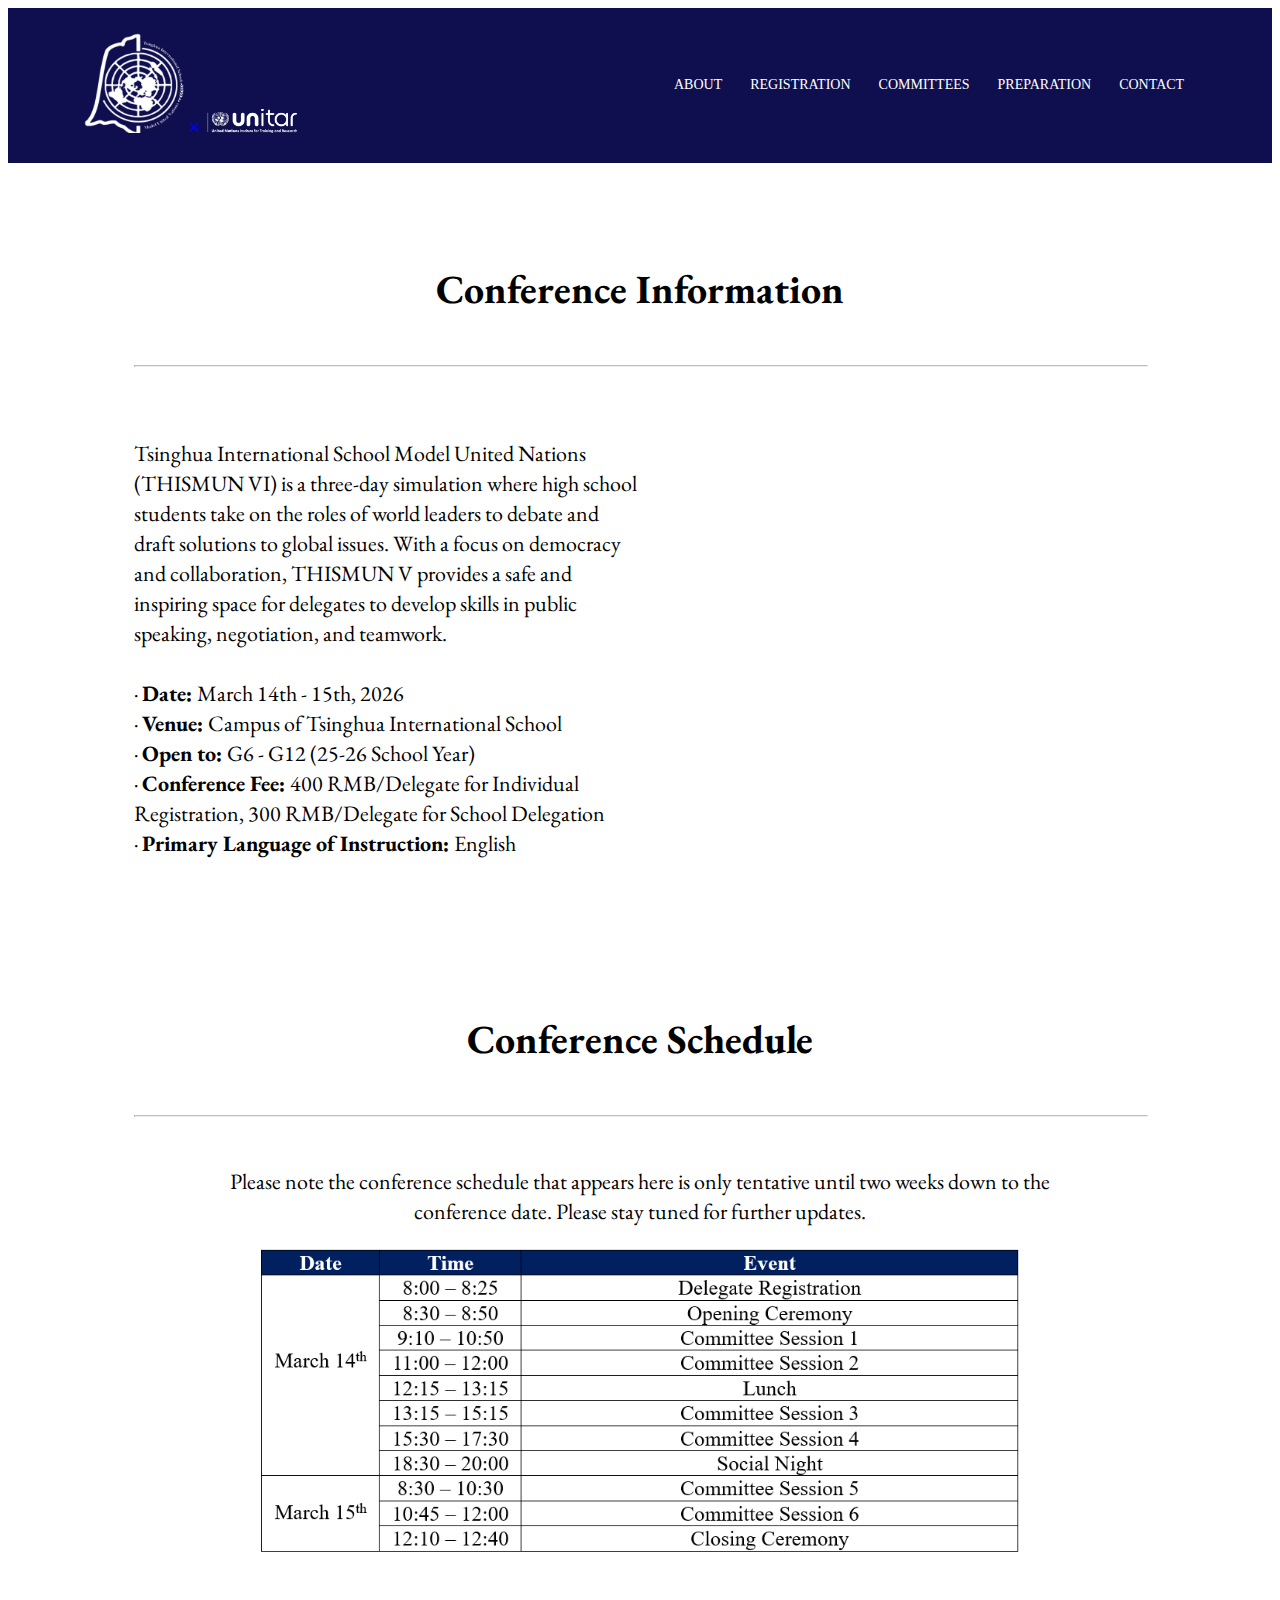
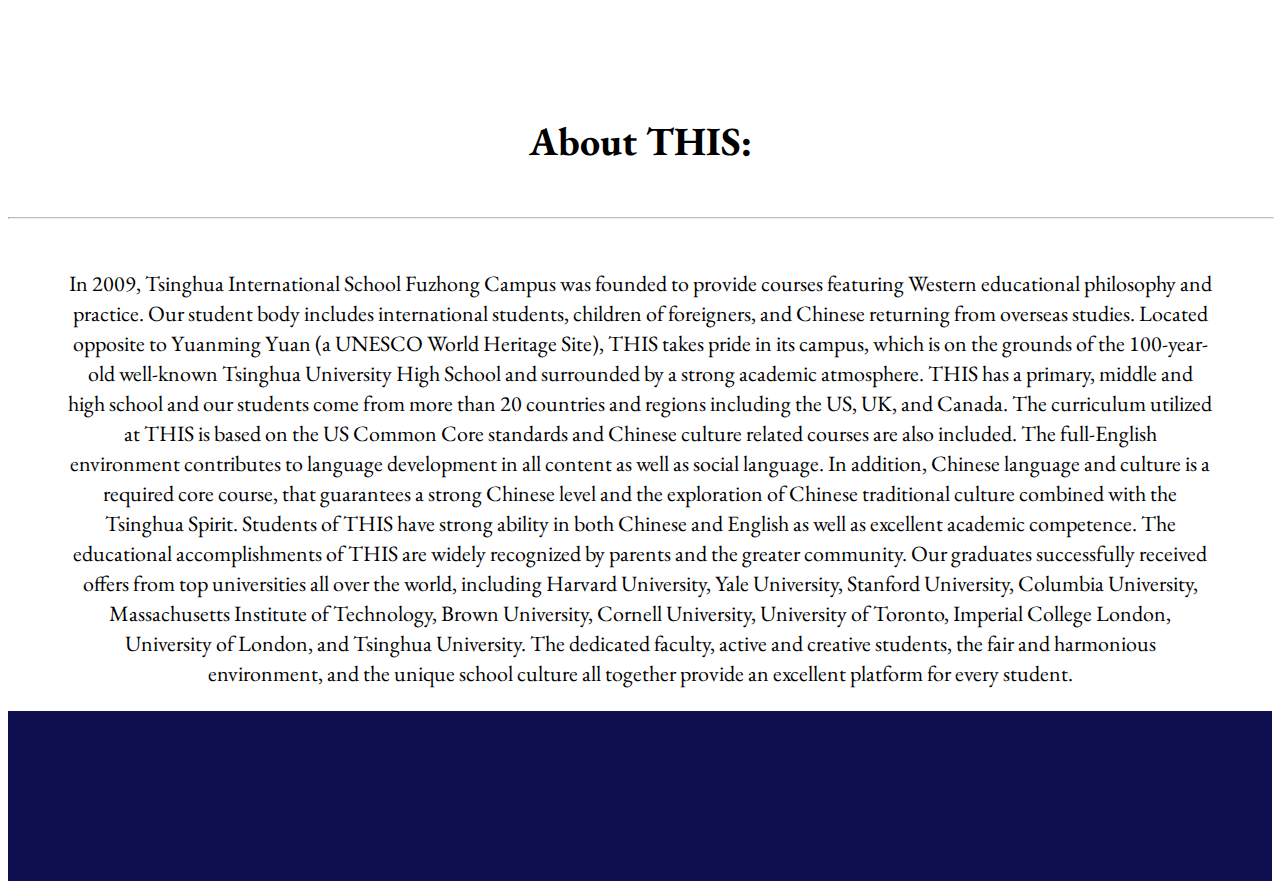
<file: about.html>
<!DOCTYPE html>
<html>
  <head>
  <title>About Us</title>
  <link rel="stylesheet" href="about.css">
  <link rel="icon" href="pictures/thismunlogo.png" type="image/png">
    <link rel="preconnect" href="https://fonts.googleapis.com">
    <link rel="preconnect" href="https://fonts.gstatic.com" crossorigin>
    <link href="https://fonts.googleapis.com/css2?family=Poppins:wght@400;600;700&display=swap" rel="stylesheet">
    <link rel="preconnect" href="https://fonts.googleapis.com">
    <link rel="preconnect" href="https://fonts.gstatic.com" crossorigin>
    <link href="https://fonts.googleapis.com/css2?family=EB+Garamond:ital,wght@0,400..800;1,400..800&display=swap" rel="stylesheet">
</head>
<section class="top-bar">
      <nav>
        <a href="index.html" style="text-decoration: none;">
        <div class="logo-lockup">
          <img class="logo" src="pictures/thismunlogo.png" alt="THISMUN Logo">
      
            <span class="cross-symbol">✕</span>
      
          <img class="logo unitar-logo" src="pictures/unitar.png" alt="UNITAR Logo">
        </div>
        </a>
        <div class="nav-links">
          <ul class="ul">
            <li><a href="about.html">ABOUT</a></li>
            <li><a href="registration.html">REGISTRATION</a></li>
            <li><a href="committee.html">COMMITTEES</a></li>
            <li><a href="preparation.html">PREPARATION</a></li>
            <li><a href="contact.html">CONTACT</a></li>
          </ul>
        </div>
      </nav>
    </section>

  <section class="conf-info">
    <h1>Conference Information</h1>
    <hr>
    <div class="info-text">
      <div class="text-bar">
        <p>
          Tsinghua International School Model United Nations (THISMUN VI) is a three-day simulation where high school students take on the roles of world leaders to debate and draft solutions to global issues. With a focus on democracy and collaboration, THISMUN V provides a safe and inspiring space for delegates to develop skills in public speaking, negotiation, and teamwork. <br>
          <br>&#183; <b> Date: </b>March 14th - 15th, 2026 <br>
          &#183; <b> Venue: </b>Campus of Tsinghua International School <br>
          &#183; <b>Open to: </b> G6 - G12 (25-26 School Year) <br>
          &#183; <b>Conference Fee: </b> 400 RMB/Delegate for Individual Registration, 300 RMB/Delegate for School Delegation <br>
          &#183; <b> Primary Language of Instruction: </b> English
        </p>
      </div>
      <div class="embed-map">
        <iframe src="https://www.google.com/maps/embed?pb=!1m14!1m8!1m3!1d24447.90278736663!2d116.2843081!3d40.008719!3m2!1i1024!2i768!4f13.1!3m3!1m2!1s0x35f0569ecc3fd395%3A0x6291b757453671b7!2z5riF6I-v6ZmE5Lit5ZyL6Zqb6YOo!5e0!3m2!1sen!2stw!4v1737729415732!5m2!1sen!2stw" width=100% height="450" style="border:0;" allowfullscreen="" loading="lazy" referrerpolicy="no-referrer-when-downgrade"></iframe>      </div>

    </div>
    
  </section>
  <section class="schedule">
    <div class="schedule-text">
      <h1>Conference Schedule</h1>
      <hr>
      <p class="schedule-note">
        Please note the conference schedule that appears here is only tentative until two weeks down to the conference date. Please stay tuned for further updates.
      </p>

      <div class="conf-schedule">
        <img src="pictures/schedule.png">
      </div>


    </div>
  </section>

  <section class="about">
    <div class="schedule-text">
      <h1>About THIS:</h1>
      <hr>
      <p class="schedule-note">
        In 2009, Tsinghua International School Fuzhong Campus was founded to provide courses featuring Western educational philosophy and practice. Our student body includes international students, children of foreigners, and Chinese returning from overseas studies. Located opposite to Yuanming Yuan (a UNESCO World Heritage Site), THIS takes pride in its campus, which is on the grounds of the 100-year-old well-known Tsinghua University High School and surrounded by a strong academic atmosphere.
THIS has a primary, middle and high school and our students come from more than 20 countries and regions including the US, UK, and Canada.
The curriculum utilized at THIS is based on the US Common Core standards and Chinese culture related courses are also included. The full-English environment contributes to language development in all content as well as social language. In addition, Chinese language and culture is a required core course, that guarantees a strong Chinese level and the exploration of Chinese traditional culture combined with the Tsinghua Spirit. Students of THIS have strong ability in both Chinese and English as well as excellent academic competence.
The educational accomplishments of THIS are widely recognized by parents and the greater community. Our graduates successfully received offers from top universities all over the world, including Harvard University, Yale University, Stanford University, Columbia University, Massachusetts Institute of Technology, Brown University, Cornell University, University of Toronto, Imperial College London, University of London, and Tsinghua University. The dedicated faculty, active and creative students, the fair and harmonious environment, and the unique school culture all together provide an excellent platform for every student.
      </p>

    </div>
  </section>

  <section class="footer">
  </section>
</body>
</html>
</file>
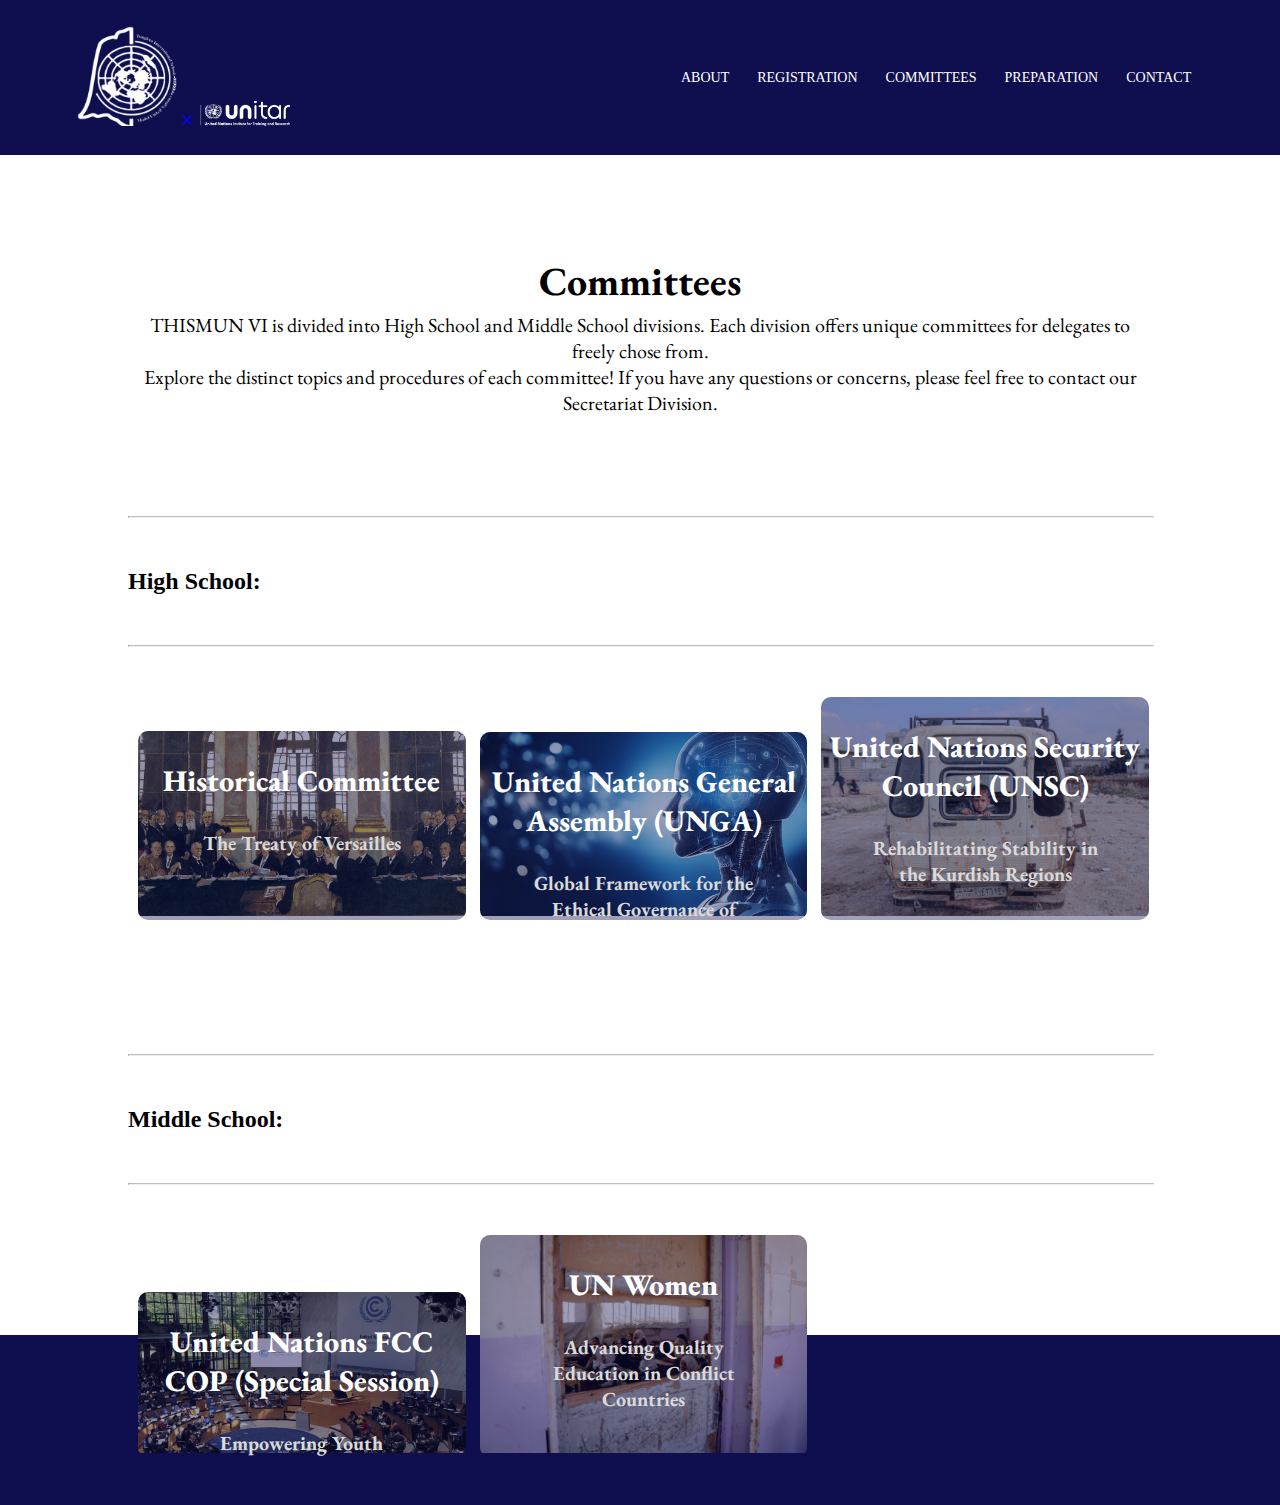
<file: committee.html>
<!DOCTYPE html>
<html>
  <head>
    <title>Committees</title>
    <link rel="stylesheet" href="committee.css">
    <link rel="icon" href="pictures/thismunlogo.png" type="image/png">
    <link rel="preconnect" href="https://fonts.googleapis.com">
    <link rel="preconnect" href="https://fonts.gstatic.com" crossorigin>
    <link href="https://fonts.googleapis.com/css2?family=Poppins:wght@400;600;700&display=swap" rel="stylesheet">
    <link rel="preconnect" href="https://fonts.googleapis.com">
    <link rel="preconnect" href="https://fonts.gstatic.com" crossorigin>
    <link href="https://fonts.googleapis.com/css2?family=EB+Garamond:ital,wght@0,400..800;1,400..800&display=swap" rel="stylesheet">
  </head>
  <body class="body">

    <section class="top-bar">
      <nav>
        <a href="index.html" style="text-decoration: none;">
        <div class="logo-lockup">
          <img class="logo" src="pictures/thismunlogo.png" alt="THISMUN Logo">
      
            <span class="cross-symbol">✕</span>
      
          <img class="logo unitar-logo" src="pictures/unitar.png" alt="UNITAR Logo">
        </div>
        </a>
        <div class="nav-links">
          <ul class="ul">
            <li><a href="about.html">ABOUT</a></li>
            <li><a href="registration.html">REGISTRATION</a></li>
            <li><a href="committee.html">COMMITTEES</a></li>
            <li><a href="preparation.html">PREPARATION</a></li>
            <li><a href="contact.html">CONTACT</a></li>
          </ul>
        </div>
      </nav>
    </section>

     <!--Committee Info Section-->

    <section class="text-box">
      <h1>Committees</h1>
      <p class="intro-text">
        THISMUN VI is divided into High School and Middle School divisions. Each division offers unique committees for delegates to freely chose from.
        <br>Explore the distinct topics and procedures of each committee! If you have any questions or concerns, please feel free to contact our Secretariat Division.
      </p>
      <div class="row">
        <hr>
        <h2> High School:</h2>
        <hr>
        <div class="committee-col">
          <a href="versailles.html">
            <img src="pictures/versailles.jpg">
            <div class="layer">
              <h3>Historical Committee</h3>
              <p class="topic-name">The Treaty of Versailles</p>
            </div>
          </a>
        </div>
        <div class="committee-col">
          <a href="unga.html">
            <img src="pictures/unga.jpeg">
            <div class="layer">
              <h3>United Nations General Assembly (UNGA)</h3>
              <p class="topic-name">Global Framework for the Ethical Governance of Artificial Intelligence</p>
            </div>
          </a>
        </div>
        <div class="committee-col">
          <a href="unsc.html">
            <img src="pictures/unsc.jpg">
            <div class="layer">
              <h3>United Nations Security Council (UNSC)</h3>
              <p class="topic-name">Rehabilitating Stability in the Kurdish Regions</p>
            </div>
          </a>
        </div>
      </div>
      <div class="row">
        <hr>
        <h2> Middle School:</h2>
        <hr>
        <div class="committee-col">
          <a href="unfcccop.html">
            <img src="pictures/fcccop.jpg">
            <div class="layer">
              <h3>United Nations FCC COP (Special Session)</h3>
              <p class="topic-name">Empowering Youth Innovation & Equity in Climate Action</p>
            </div>
          </a>
        </div>
        <div class="committee-col">
          <a href="unwomen.html">
            <img src="pictures/unwomen.jpg">
            <div class="layer">
              <h3>UN Women</h3>
              <p class="topic-name">Advancing Quality Education in Conflict Countries</p>
            </div>
          </a>
        </div>
      </div>
    </section>


     <!--Footer Section-->
    <section class="footer">
    </section>
  </body>
</html>
</file>
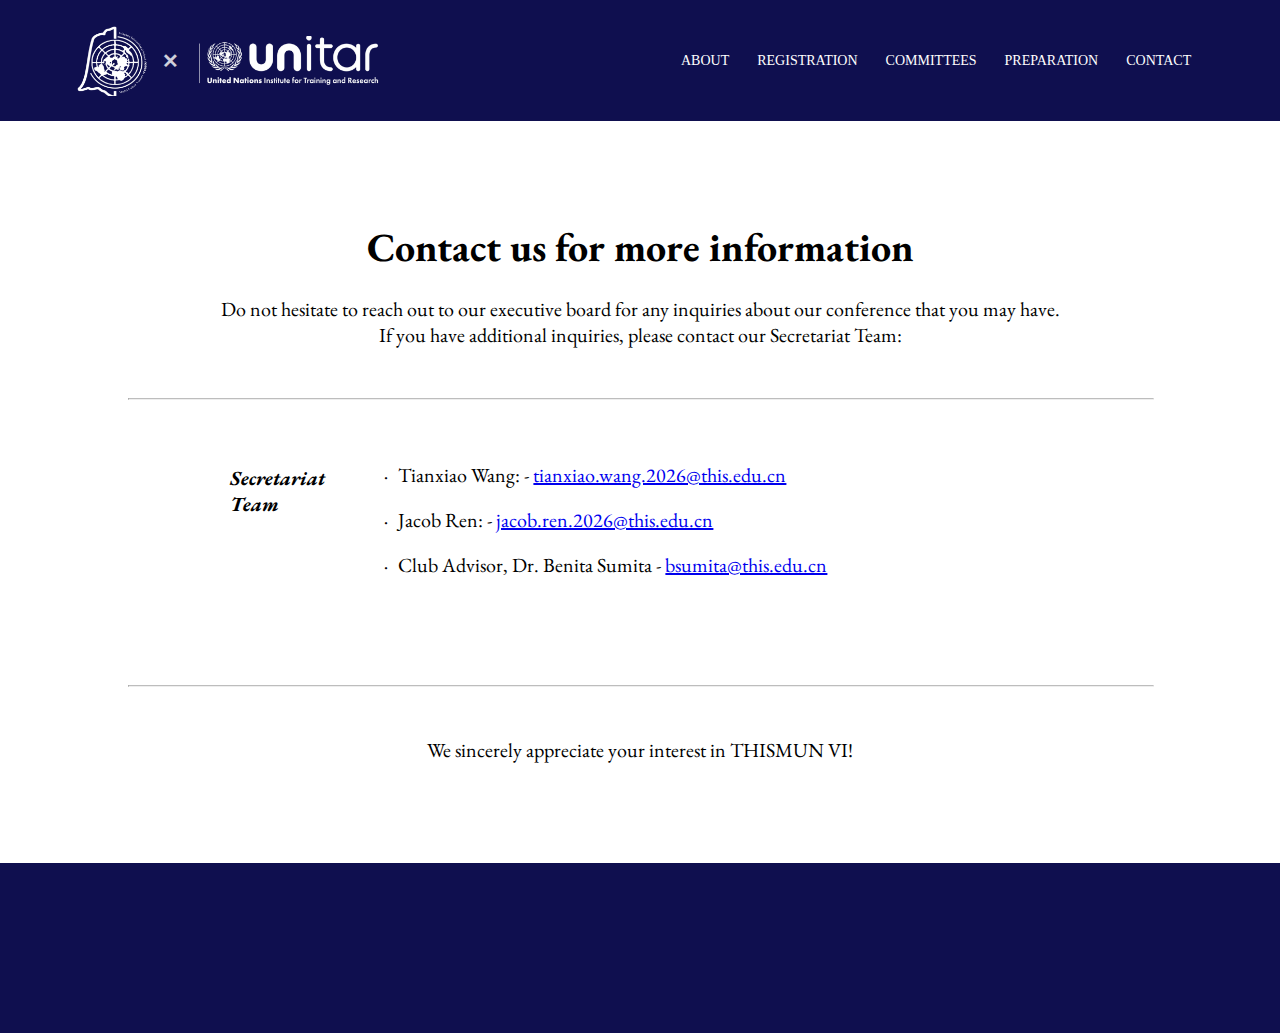
<file: contact.html>
<!DOCTYPE html>
<html>
  <head>
    <title>Contact Us</title>
    <link rel="stylesheet" href="contact.css">
    <link rel="icon" href="pictures/thismunlogo.png" type="image/png">
    <link rel="preconnect" href="https://fonts.googleapis.com">
    <link rel="preconnect" href="https://fonts.gstatic.com" crossorigin>
    <link href="https://fonts.googleapis.com/css2?family=Poppins:wght@400;600;700&display=swap" rel="stylesheet">
    <link rel="preconnect" href="https://fonts.googleapis.com">
    <link rel="preconnect" href="https://fonts.gstatic.com" crossorigin>
    <link href="https://fonts.googleapis.com/css2?family=EB+Garamond:ital,wght@0,400..800;1,400..800&display=swap" rel="stylesheet">
  </head>
  <body class="body">
    <section class="top-bar">
      <nav>
        <a href="index.html" style="text-decoration: none;">
        <div class="logo-lockup">
          <img class="logo" src="pictures/thismunlogo.png" alt="THISMUN Logo">
      
            <span class="cross-symbol">✕</span>
      
          <img class="logo unitar-logo" src="pictures/unitar.png" alt="UNITAR Logo">
        </div>
        </a>
        <div class="nav-links">
          <ul class="ul">
            <li><a href="about.html">ABOUT</a></li>
            <li><a href="registration.html">REGISTRATION</a></li>
            <li><a href="committee.html">COMMITTEES</a></li>
            <li><a href="preparation.html">PREPARATION</a></li>
            <li><a href="contact.html">CONTACT</a></li>
          </ul>
        </div>
      </nav>
    </section>

    <section class="contact-info">
      <h1>Contact us for more information</h1>
      <br>
      <p>Do not hesitate to reach out to our executive board for any inquiries about our conference that you may have. <bdi>
       <br>If you have additional inquiries, please contact our Secretariat Team:
        </p>
      <hr>
      <div class="resources">
        <div class="col-header">
          <p>Secretariat <br>
            Team</p>
        </div>
        <div class="col-info">
          <p class="bgg-text">&#183;&ensp;Tianxiao Wang: - <a href="mailto:tianxiao.wang.2026@this.edu.cn" target="_blank">tianxiao.wang.2026@this.edu.cn</a></p>
          <p class="bgg-text">&#183;&ensp;Jacob Ren: - <a href="mailto:jacob.ren.2026@this.edu.cn" target="_blank">jacob.ren.2026@this.edu.cn</a></p>
          <p class="bgg-text">&#183;&ensp;Club Advisor, Dr. Benita Sumita - <a href="mailto:bsumita@this.edu.cn" target="_blank">bsumita@this.edu.cn</a></p>

        </div>
      </div>
      <hr>
      <p>We sincerely appreciate your interest in THISMUN VI!</p>
    </section>

      <!--Footer Section-->
  <section class="footer">
  </section>
  </body>
</html>
</file>
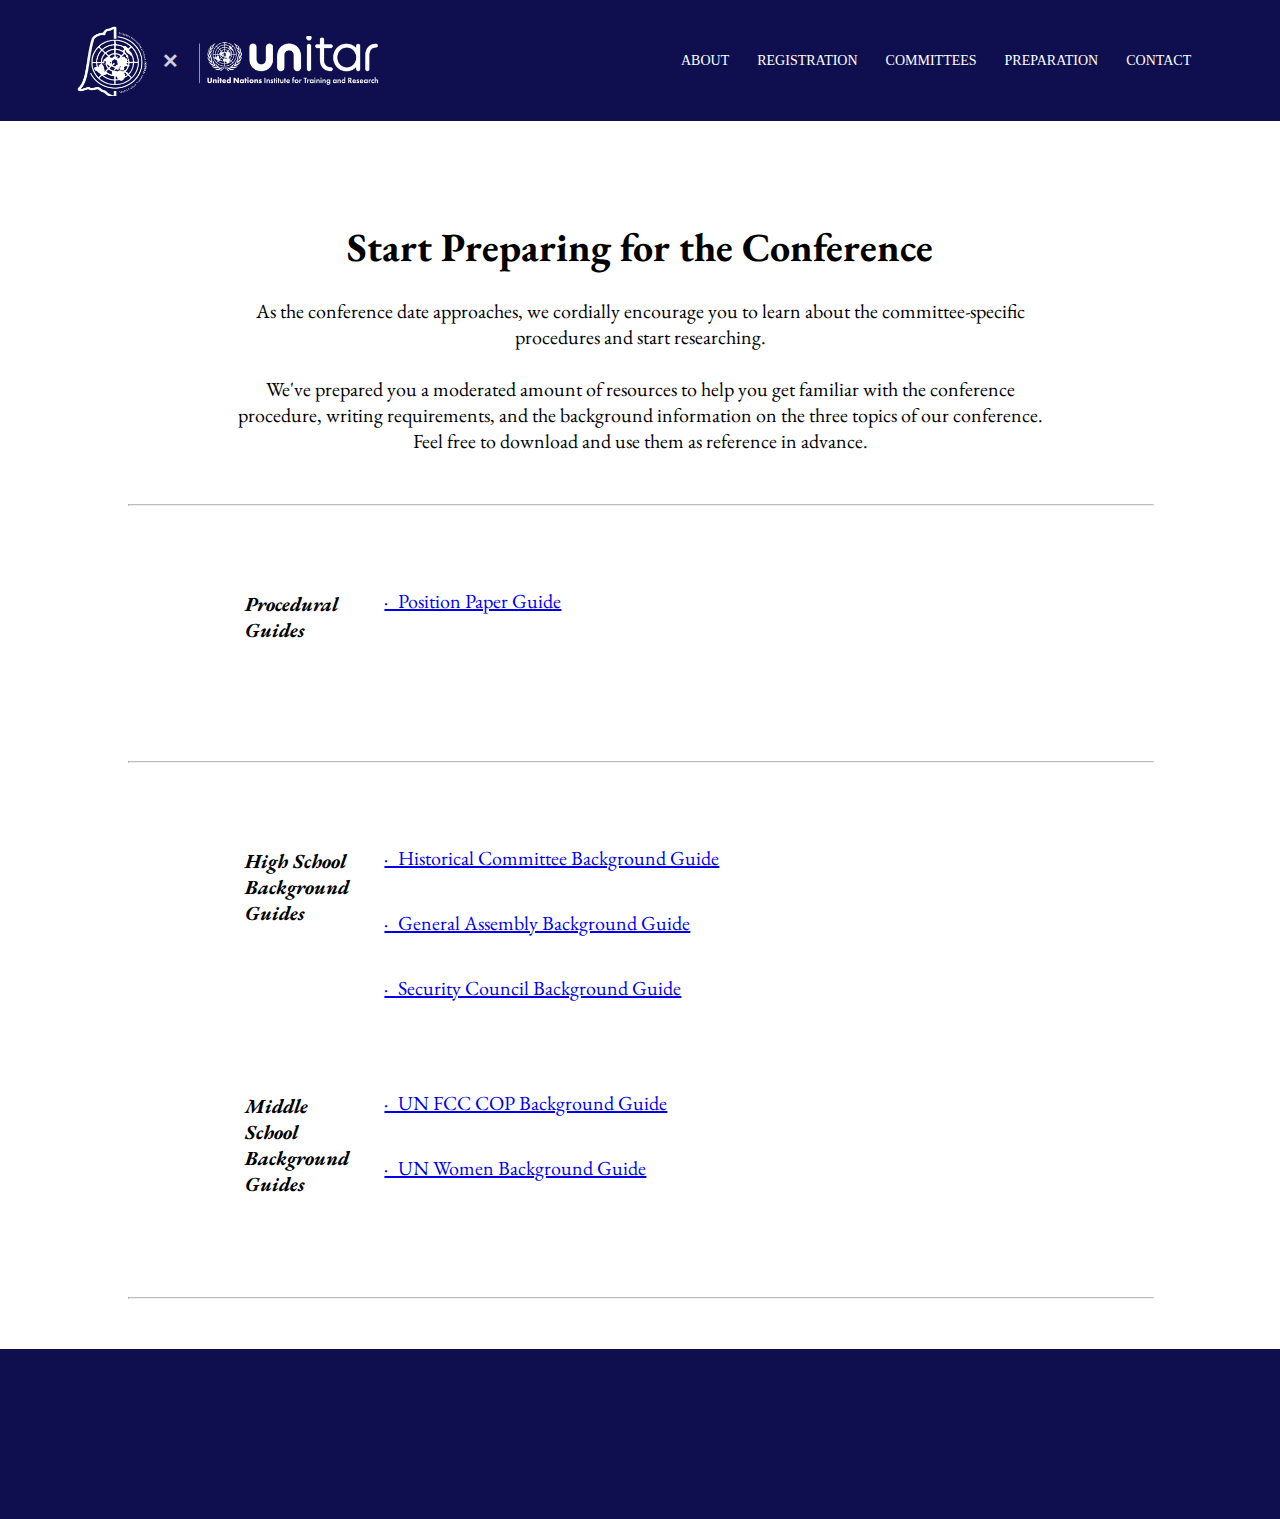
<file: preparation.html>
<!DOCTYPE html>
<html>
  <head>
    <title>Start Preparing for THISMUN</title>
    <link rel="stylesheet" href="preparation.css">
    <link rel="icon" href="pictures/thismunlogo.png" type="image/png">
    <link rel="preconnect" href="https://fonts.googleapis.com">
    <link rel="preconnect" href="https://fonts.gstatic.com" crossorigin>
    <link href="https://fonts.googleapis.com/css2?family=Poppins:wght@400;600;700&display=swap" rel="stylesheet">
    <link rel="preconnect" href="https://fonts.googleapis.com">
    <link rel="preconnect" href="https://fonts.gstatic.com" crossorigin>
    <link href="https://fonts.googleapis.com/css2?family=EB+Garamond:ital,wght@0,400..800;1,400..800&display=swap" rel="stylesheet">
  </head>
  <body class="body">
    <!--Top Menu Bar Section-->
        <section class="top-bar">
      <nav>
        <a href="index.html" style="text-decoration: none;">
        <div class="logo-lockup">
          <img class="logo" src="pictures/thismunlogo.png" alt="THISMUN Logo">
      
            <span class="cross-symbol">✕</span>
      
          <img class="logo unitar-logo" src="pictures/unitar.png" alt="UNITAR Logo">
        </div>
        </a>
        <div class="nav-links">
          <ul class="ul">
            <li><a href="about.html">ABOUT</a></li>
            <li><a href="registration.html">REGISTRATION</a></li>
            <li><a href="committee.html">COMMITTEES</a></li>
            <li><a href="preparation.html">PREPARATION</a></li>
            <li><a href="contact.html">CONTACT</a></li>
          </ul>
        </div>
      </nav>
    </section>

    <!--Conference Resources Section-->
    <section class="intro">
      <h1>Start Preparing for the Conference</h1>
      <p>As the conference date approaches, we cordially encourage you to 
        learn about the committee-specific procedures and start researching.
        <br><br> We've prepared you a moderated amount of resources to help you get familiar with 
        the conference procedure, writing requirements, and the background information on the three
        topics of our conference. Feel free to download and use them as reference in advance.
      </p>
  
      <hr>

      <div class="resources">
        <div class="col-header">
          <p>Procedural Guides</p>
        </div>
        <div class="col-info">
          <a href="resources/pp-guide.pdf" target="_blank"><p class="bgg-text">&#183;&ensp;Position Paper Guide</p></a>
        </div>
        <div class="col-info">
          


        </div>
      </div>
      <hr>
      <div class="resources">
        <div class="col-header">
          <p>High School Background Guides</p>
        </div>
        <div class="col-info">
          <a href="resources/historical_committee_bgg.pdf" target="_blank"><p class="bgg-text">&#183;&ensp;Historical Committee Background Guide</p></a>
          <a href="resources/un_women_bgg.pdf" target="_blank"><p class="bgg-text">&#183;&ensp;General Assembly Background Guide</p></a>
          <a href="resources/kurdish_conflict_bgg.pdf" target="_blank"><p class="bgg-text">&#183;&ensp;Security Council Background Guide</p></a>

        </div>
      </div>

      <div class="resources">
        <div class="col-header">
          <p>Middle School Background Guides</p>
        </div>
        <div class="col-info">
          <a href="resources/unfcc_bgg.pdf" target="_blank"><p class="bgg-text">&#183;&ensp;UN FCC COP Background Guide</p></a>
          <a href="resources/unga_bgg.pdf" target="_blank"><p class="bgg-text">&#183;&ensp;UN Women Background Guide</p></a>
         

        </div>
      </div>
      <hr>


    </section>

     <!--Footer Section-->
  <section class="footer">
   
    </div>
    
  </section>

  </body>
</html>
</file>
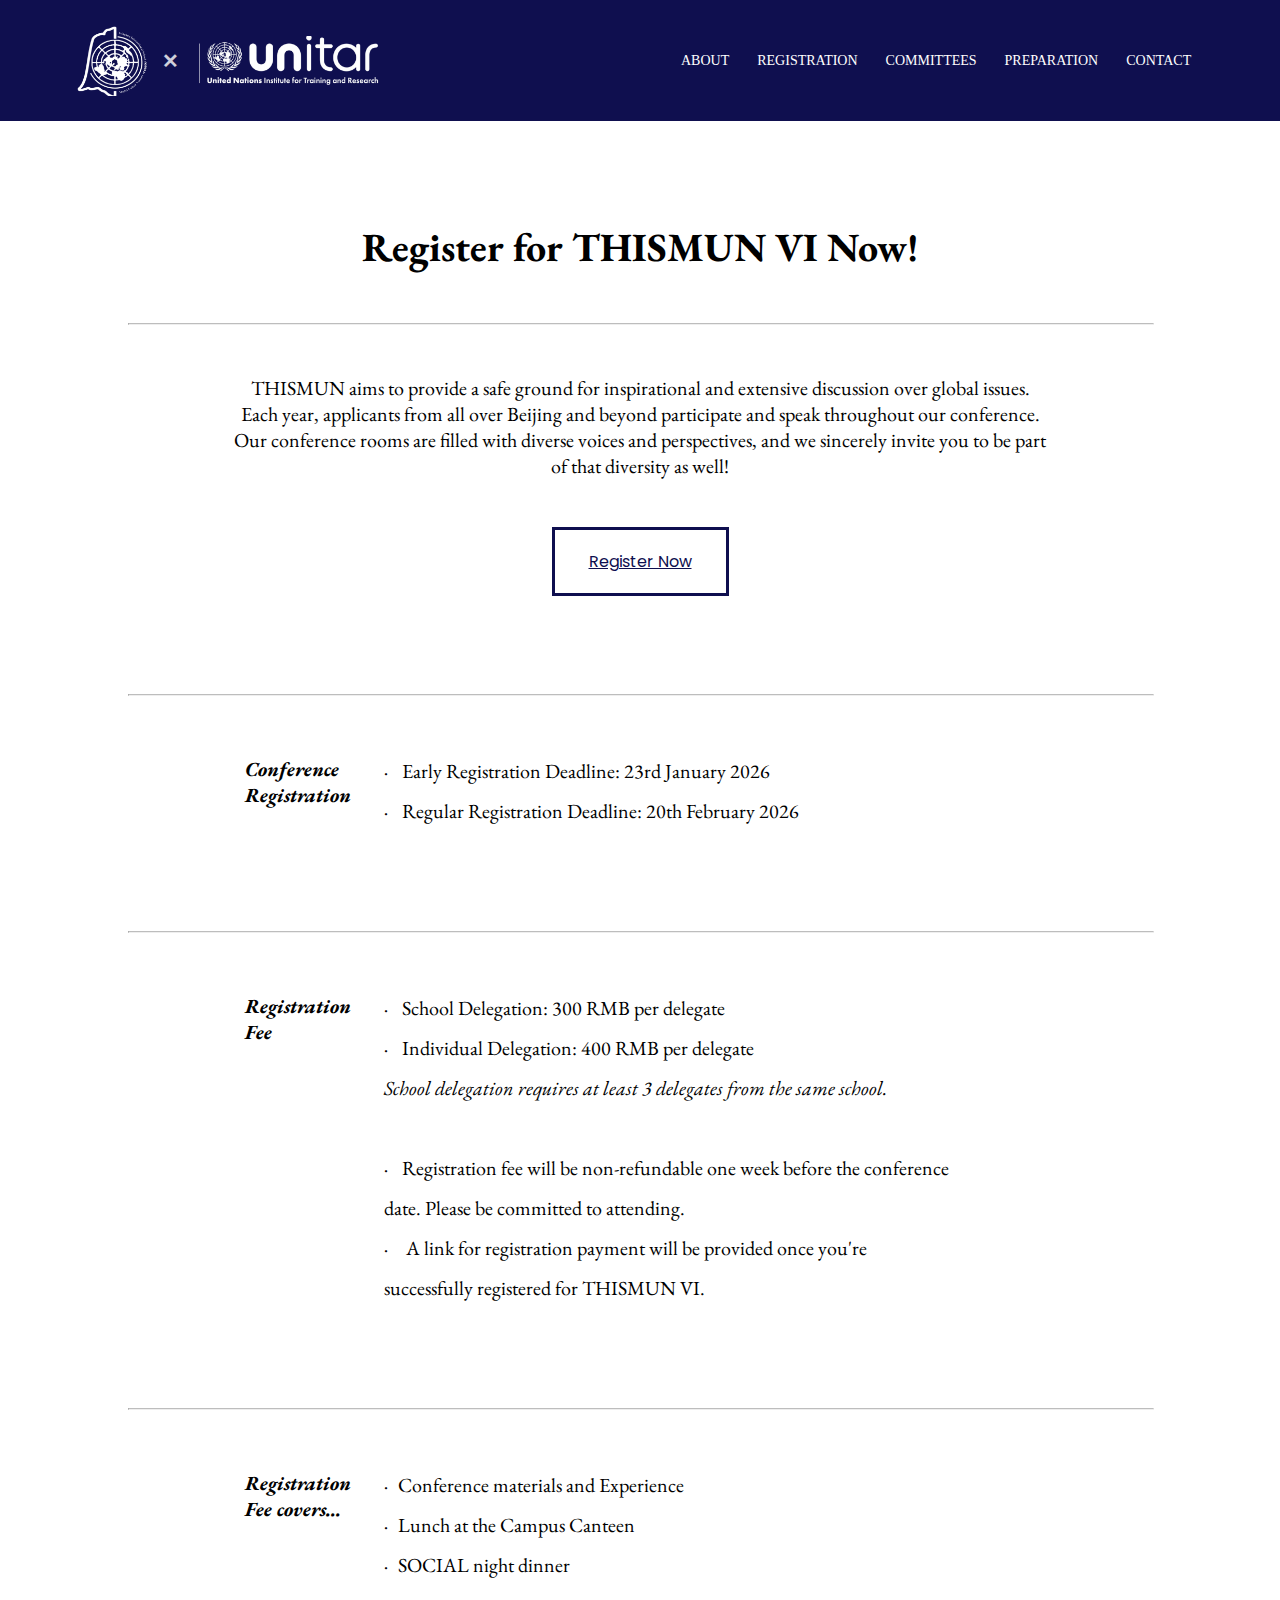
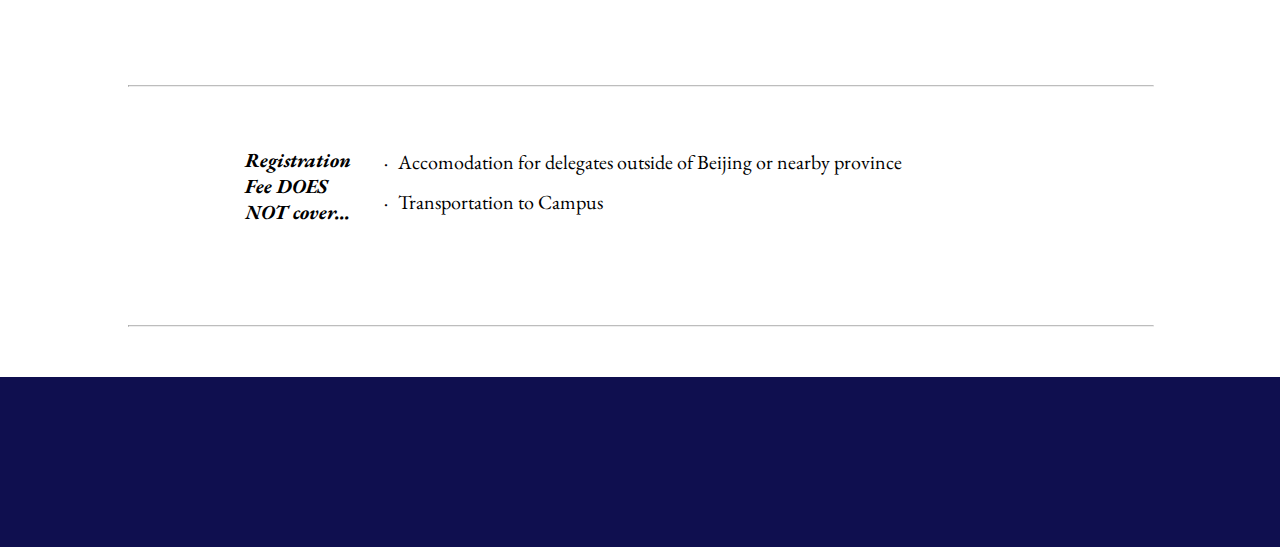
<file: registration.html>
<!DOCTYPE html>
<html>
  <head>
    <title>Register for THISMUN</title>
    <link rel="stylesheet" href="registration.css">
    <link rel="icon" href="pictures/thismunlogo.png" type="image/png">
    <link rel="preconnect" href="https://fonts.googleapis.com">
    <link rel="preconnect" href="https://fonts.gstatic.com" crossorigin>
    <link href="https://fonts.googleapis.com/css2?family=Poppins:wght@400;600;700&display=swap" rel="stylesheet">
    <link rel="preconnect" href="https://fonts.googleapis.com">
    <link rel="preconnect" href="https://fonts.gstatic.com" crossorigin>
    <link href="https://fonts.googleapis.com/css2?family=EB+Garamond:ital,wght@0,400..800;1,400..800&display=swap" rel="stylesheet">
</head>
<body class="body">

  <section class="top-bar">
      <nav>
        <a href="index.html" style="text-decoration: none;">
        <div class="logo-lockup">
          <img class="logo" src="pictures/thismunlogo.png" alt="THISMUN Logo">
      
            <span class="cross-symbol">✕</span>
      
          <img class="logo unitar-logo" src="pictures/unitar.png" alt="UNITAR Logo">
        </div>
        </a>
        <div class="nav-links">
          <ul class="ul">
            <li><a href="about.html">ABOUT</a></li>
            <li><a href="registration.html">REGISTRATION</a></li>
            <li><a href="committee.html">COMMITTEES</a></li>
            <li><a href="preparation.html">PREPARATION</a></li>
            <li><a href="contact.html">CONTACT</a></li>
          </ul>
        </div>
      </nav>
    </section>

  <!--Registration Requirements and notes(left) + Registration Timeline (right)-->
  <section class="reg-info">
    <h1>Register for THISMUN VI Now!</h1>
    <hr>
    <div class="register-text">
      <p>
        THISMUN aims to provide a safe ground for inspirational and extensive discussion 
        over global issues. Each year, applicants from all over Beijing and beyond participate 
        and speak throughout our conference. Our conference rooms are filled with diverse 
        voices and perspectives, and we sincerely invite you to be part of that diversity as well!
      </p>
    </div>
    
    <div class="register-button">
      <a href="https://forms.office.com/r/CV0phCrJUK" class="register-now" target="_blank">Register Now</a>
    </div>
    <hr>
    <div class="reg-timeline">
      <div class="col-header">
        <p>Conference Registration</p>
      </div>
      <div class="col-info">
        <p>&#183;	&ensp;Early Registration Deadline: 23rd January 2026
          <br>&#183;	&ensp;Regular Registration Deadline: 20th February 2026</p>
      </div>
    </div>
    <hr>
    <div class="reg-timeline">
      <div class="col-header">
        <p>Registration Fee</p>
      </div>
      <div class="col-info">
        <p>&#183;	&ensp;School Delegation: 300 RMB per delegate
          <br> &#183;	&ensp;Individual Delegation: 400 RMB per delegate
          <br><i>School delegation requires at least 3 delegates from the same school.</i>
          <br><br>&#183;	&ensp;Registration fee will be non-refundable one week before the conference date. Please be committed to attending.
          <br>&#183;	&ensp; A link for registration payment will be provided once you're successfully registered for THISMUN VI. 
        </p>
      </div>
    </div>
    <hr>
    <div class="reg-timeline">
      <div class="col-header">
        <p>Registration Fee covers...</p>
      </div>
      <div class="col-info">
        <p>&#183;&ensp;Conference materials and Experience
          <br> &#183;&ensp;Lunch at the Campus Canteen
          <br> &#183;&ensp;SOCIAL night dinner
        </p>
      </div>
    </div>
    <hr>
    <div class="reg-timeline">
      <div class="col-header">
        <p>Registration Fee DOES NOT cover...</p>
      </div>
      <div class="col-info">
        <p>&#183;&ensp;Accomodation for delegates outside of Beijing or nearby province
          <br> &#183;&ensp;Transportation to Campus
        </p>
      </div>
    </div>
    <hr>
    
  
  </section>

   <!--Footer Section-->
  <section class="footer">
  </section>


</body>
</html>
</file>
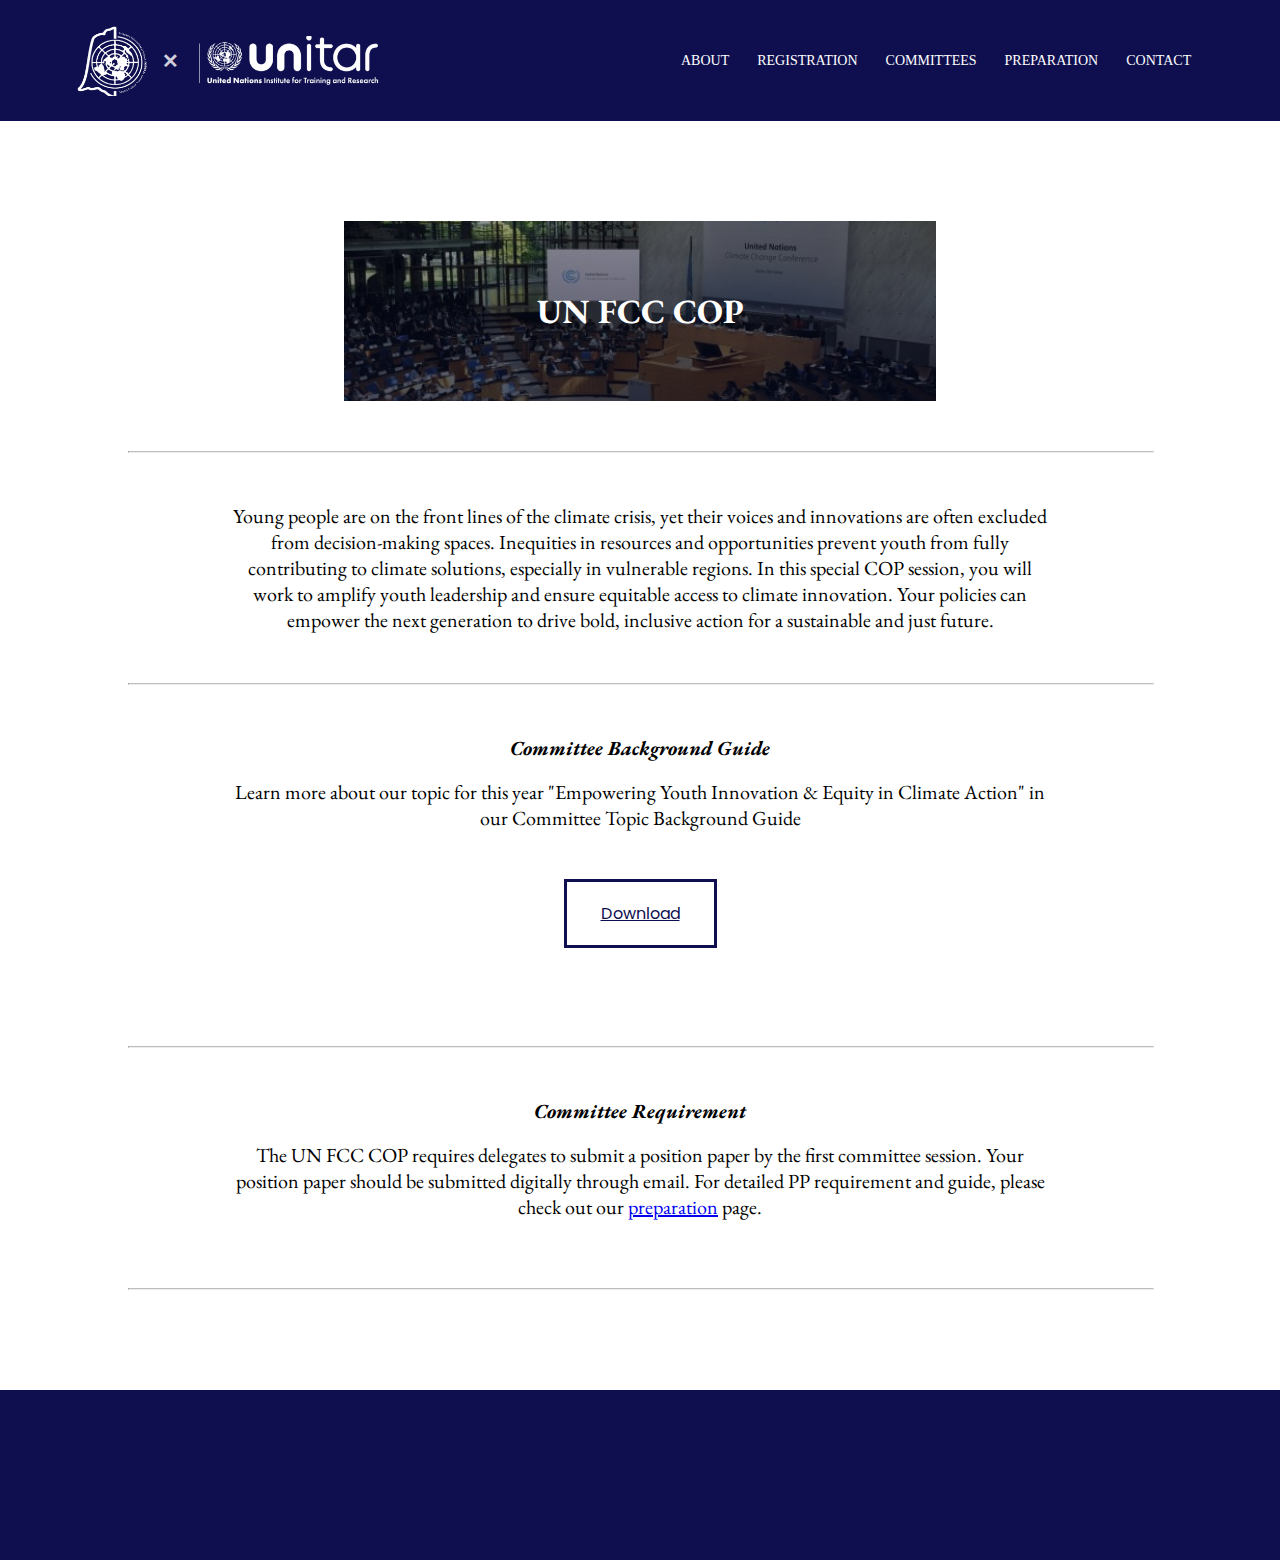
<file: unfcccop.html>
<!DOCTYPE html>
<html>
  <head>
    <title>UN FCC COP</title>
    <link rel="stylesheet" href="unfcccop.css">
    <link rel="icon" href="pictures/thismunlogo.png" type="image/png">
    <link rel="preconnect" href="https://fonts.googleapis.com">
    <link rel="preconnect" href="https://fonts.gstatic.com" crossorigin>
    <link href="https://fonts.googleapis.com/css2?family=Poppins:wght@400;600;700&display=swap" rel="stylesheet">
    <link rel="preconnect" href="https://fonts.googleapis.com">
    <link rel="preconnect" href="https://fonts.gstatic.com" crossorigin>
    <link href="https://fonts.googleapis.com/css2?family=EB+Garamond:ital,wght@0,400..800;1,400..800&display=swap" rel="stylesheet">
  </head>
  <body class="body">
        <section class="top-bar">
      <nav>
        <a href="index.html" style="text-decoration: none;">
        <div class="logo-lockup">
          <img class="logo" src="pictures/thismunlogo.png" alt="THISMUN Logo">
      
            <span class="cross-symbol">✕</span>
      
          <img class="logo unitar-logo" src="pictures/unitar.png" alt="UNITAR Logo">
        </div>
        </a>
        <div class="nav-links">
          <ul class="ul">
            <li><a href="about.html">ABOUT</a></li>
            <li><a href="registration.html">REGISTRATION</a></li>
            <li><a href="committee.html">COMMITTEES</a></li>
            <li><a href="preparation.html">PREPARATION</a></li>
            <li><a href="contact.html">CONTACT</a></li>
          </ul>
        </div>
      </nav>
    </section>
    <section class="committee-intro">
      <div class="committee-title">
        <h1>UN FCC COP</h1>
      </div>
      <hr>
      <p>Young people are on the front lines of the climate crisis, yet their voices and innovations are often excluded from decision-making spaces. Inequities in resources and opportunities prevent youth from fully contributing to climate solutions, especially in vulnerable regions. In this special COP session, you will work to amplify youth leadership and ensure equitable access to climate innovation. Your policies can empower the next generation to drive bold, inclusive action for a sustainable and just future.
      </p>
        <hr>
        <p class="bgg-title">Committee Background Guide</p>
        <br>
        <p>Learn more about our topic for this year "Empowering Youth Innovation & Equity in Climate Action" in our Committee Topic Background Guide</p>
        <div class="register-button">
          <a href="resources/unfcc_bgg.pdf" class="register-now" target="_blank">Download</a>
        </div>
        <hr>
        <p class="bgg-title">Committee Requirement</p>
        <br>
        <p>The UN FCC COP requires delegates to submit a position paper by the first committee session. Your position paper should be submitted digitally through email. For detailed PP requirement and guide, please check out our <a href="preparation.html">preparation</a> page.
        </p>
        <br>
        <hr>
    </section>
    <!--Footer Section-->
    <section class="footer">
    </section>

  </body>
</html>
</file>
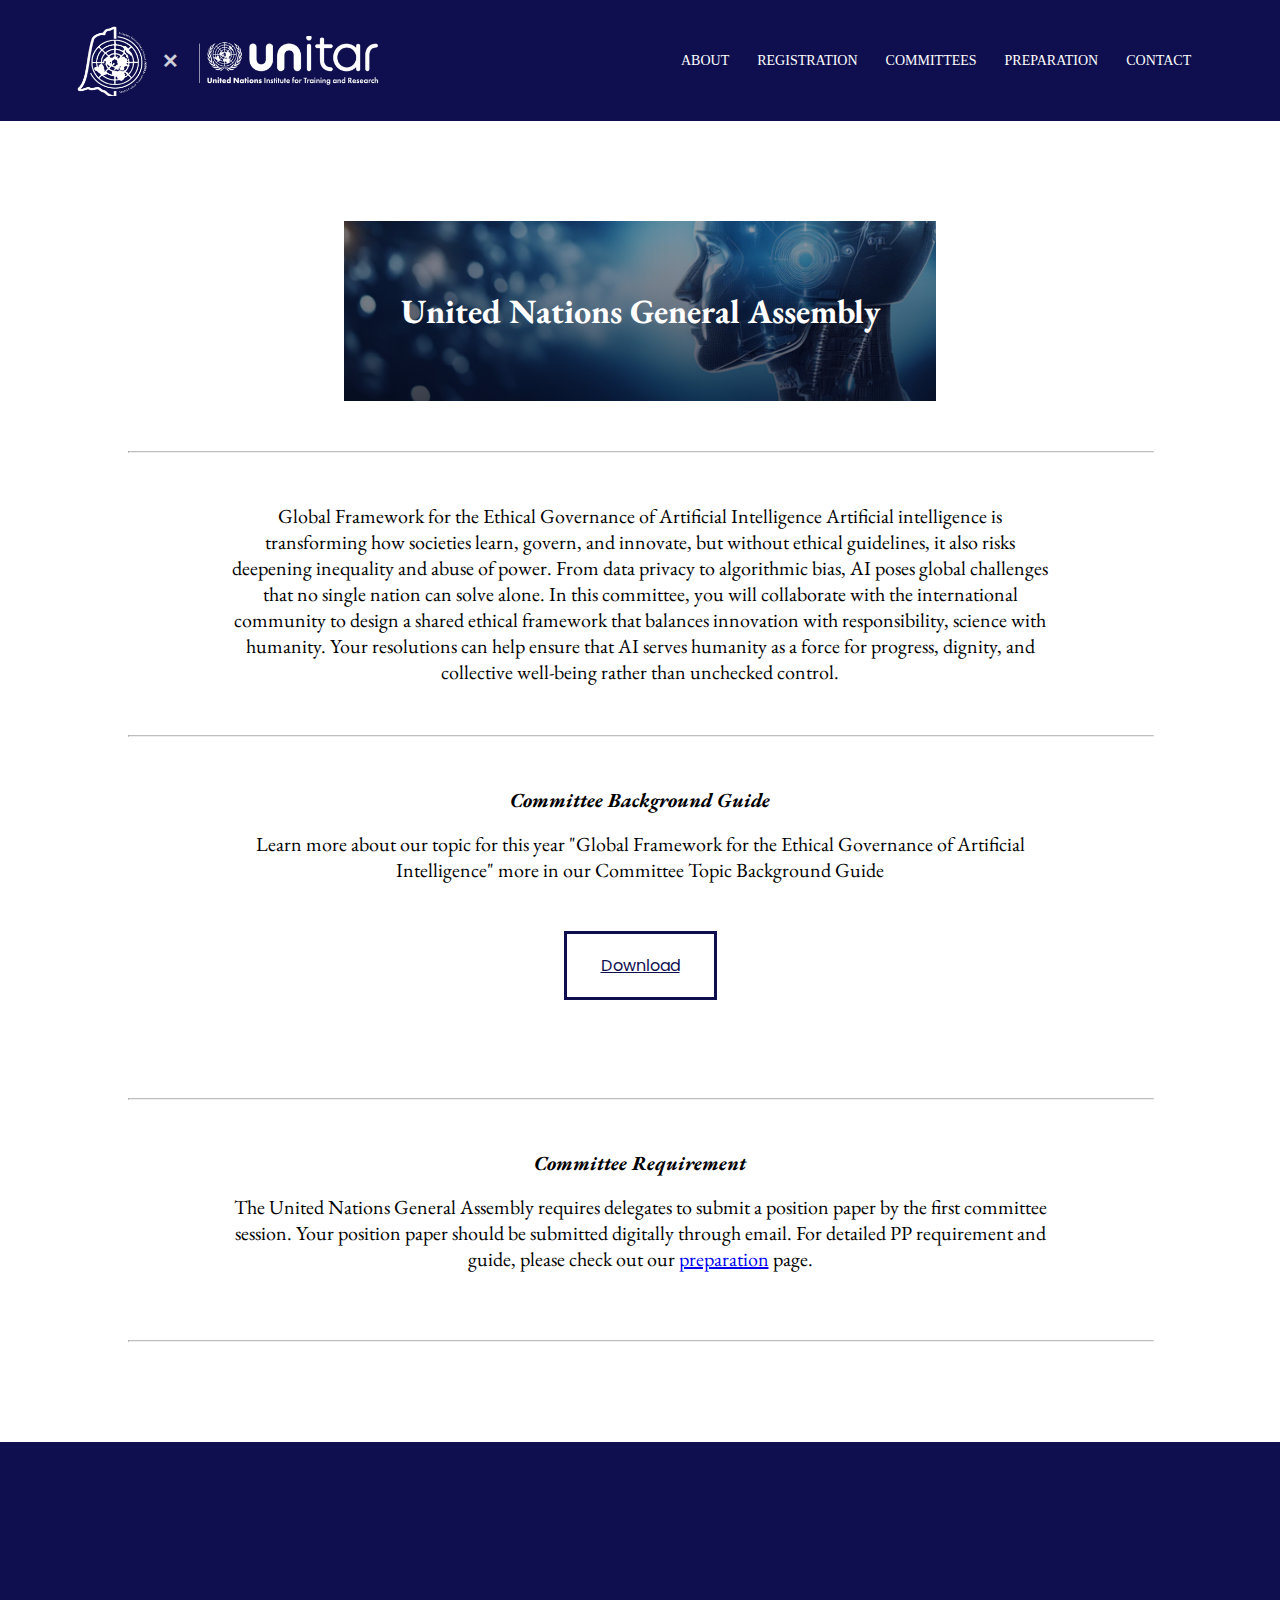
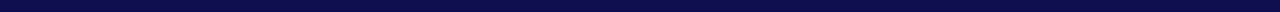
<file: unga.html>
<!DOCTYPE html>
<html>
  <head>
    <title>UNGA</title>
    <link rel="stylesheet" href="unga.css">
    <link rel="icon" href="pictures/thismunlogo.png" type="image/png">
    <link rel="preconnect" href="https://fonts.googleapis.com">
    <link rel="preconnect" href="https://fonts.gstatic.com" crossorigin>
    <link href="https://fonts.googleapis.com/css2?family=Poppins:wght@400;600;700&display=swap" rel="stylesheet">
    <link rel="preconnect" href="https://fonts.googleapis.com">
    <link rel="preconnect" href="https://fonts.gstatic.com" crossorigin>
    <link href="https://fonts.googleapis.com/css2?family=EB+Garamond:ital,wght@0,400..800;1,400..800&display=swap" rel="stylesheet">
  </head>
  <body class="body">
        <section class="top-bar">
      <nav>
        <a href="index.html" style="text-decoration: none;">
        <div class="logo-lockup">
          <img class="logo" src="pictures/thismunlogo.png" alt="THISMUN Logo">
      
            <span class="cross-symbol">✕</span>
      
          <img class="logo unitar-logo" src="pictures/unitar.png" alt="UNITAR Logo">
        </div>
        </a>
        <div class="nav-links">
          <ul class="ul">
            <li><a href="about.html">ABOUT</a></li>
            <li><a href="registration.html">REGISTRATION</a></li>
            <li><a href="committee.html">COMMITTEES</a></li>
            <li><a href="preparation.html">PREPARATION</a></li>
            <li><a href="contact.html">CONTACT</a></li>
          </ul>
        </div>
      </nav>
    </section>
    <section class="committee-intro">
      <div class="committee-title">
        <h1>United Nations General Assembly</h1>
      </div>
      <hr>
      <p>Global Framework for the Ethical Governance of Artificial Intelligence
Artificial intelligence is transforming how societies learn, govern, and innovate, but without ethical guidelines, it also risks deepening inequality and abuse of power. From data privacy to algorithmic bias, AI poses global challenges that no single nation can solve alone. In this committee, you will collaborate with the international community to design a shared ethical framework that balances innovation with responsibility, science with humanity. Your resolutions can help ensure that AI serves humanity as a force for progress, dignity, and collective well-being rather than unchecked control.
      </p>
        <hr>
        <p class="bgg-title">Committee Background Guide</p>
        <br>
        <p>Learn more about our topic for this year "Global Framework for the Ethical Governance of Artificial Intelligence" more in our Committee Topic Background Guide</p>
        <div class="register-button">
          <a href="resources/unga_bgg.pdf" class="register-now" target="_blank">Download</a>
        </div>
        <hr>
        <p class="bgg-title">Committee Requirement</p>
        <br>
        <p>The United Nations General Assembly requires delegates to submit a position paper by the first committee session. Your position paper should be submitted digitally through email. For detailed PP requirement and guide, please check out our <a href="preparation.html">preparation</a> page.
        </p>
        <br>
        <hr>
    </section>
    <!--Footer Section-->
    <section class="footer">
    </section>

  </body>
</html>
</file>
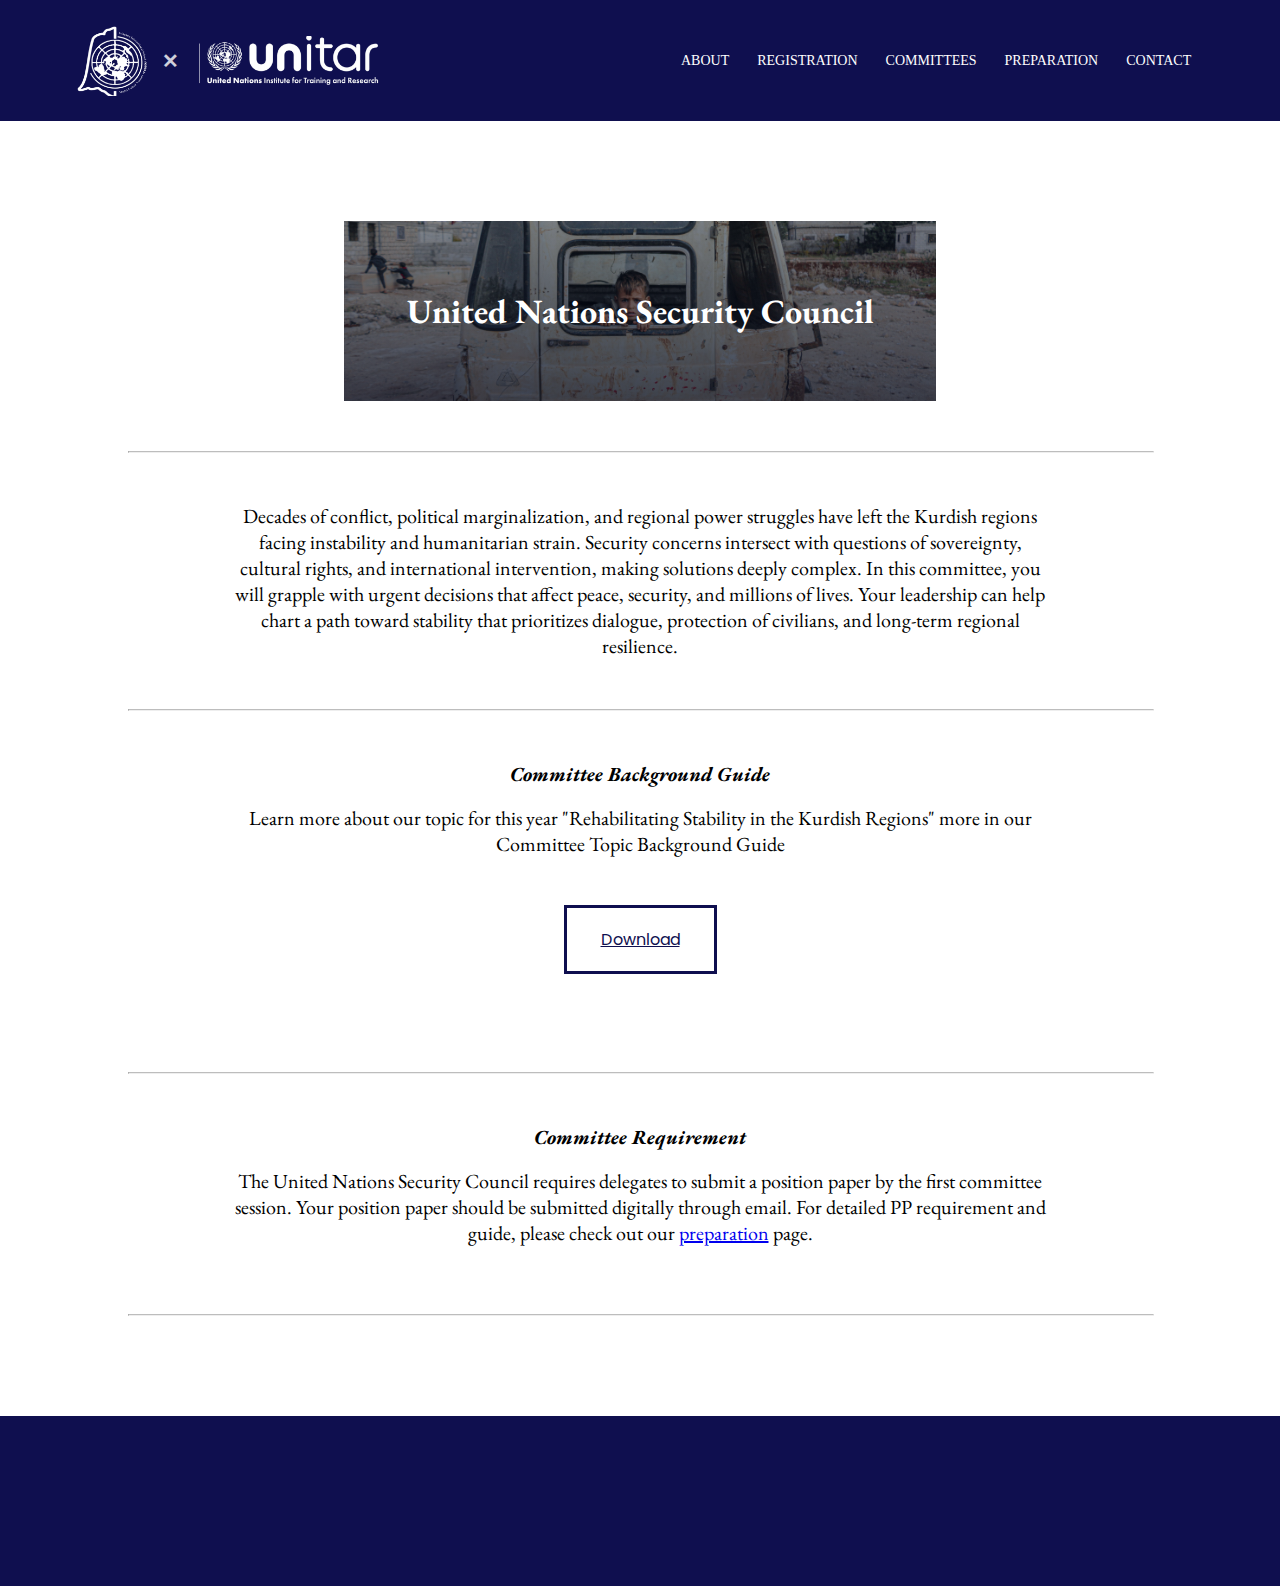
<file: unsc.html>
<!DOCTYPE html>
<html>
  <head>
    <title>UNSC</title>
    <link rel="stylesheet" href="unsc.css">
    <link rel="icon" href="pictures/thismunlogo.png" type="image/png">
    <link rel="preconnect" href="https://fonts.googleapis.com">
    <link rel="preconnect" href="https://fonts.gstatic.com" crossorigin>
    <link href="https://fonts.googleapis.com/css2?family=Poppins:wght@400;600;700&display=swap" rel="stylesheet">
    <link rel="preconnect" href="https://fonts.googleapis.com">
    <link rel="preconnect" href="https://fonts.gstatic.com" crossorigin>
    <link href="https://fonts.googleapis.com/css2?family=EB+Garamond:ital,wght@0,400..800;1,400..800&display=swap" rel="stylesheet">
  </head>
  <body class="body">
        <section class="top-bar">
      <nav>
        <a href="index.html" style="text-decoration: none;">
        <div class="logo-lockup">
          <img class="logo" src="pictures/thismunlogo.png" alt="THISMUN Logo">
      
            <span class="cross-symbol">✕</span>
      
          <img class="logo unitar-logo" src="pictures/unitar.png" alt="UNITAR Logo">
        </div>
        </a>
        <div class="nav-links">
          <ul class="ul">
            <li><a href="about.html">ABOUT</a></li>
            <li><a href="registration.html">REGISTRATION</a></li>
            <li><a href="committee.html">COMMITTEES</a></li>
            <li><a href="preparation.html">PREPARATION</a></li>
            <li><a href="contact.html">CONTACT</a></li>
          </ul>
        </div>
      </nav>
    </section>
    <section class="committee-intro">
      <div class="committee-title">
        <h1>United Nations Security Council</h1>
      </div>
      <hr>
      <p>Decades of conflict, political marginalization, and regional power struggles have left the Kurdish regions facing instability and humanitarian strain. Security concerns intersect with questions of sovereignty, cultural rights, and international intervention, making solutions deeply complex. In this committee, you will grapple with urgent decisions that affect peace, security, and millions of lives. Your leadership can help chart a path toward stability that prioritizes dialogue, protection of civilians, and long-term regional resilience.</p>
        <hr>
        <p class="bgg-title">Committee Background Guide</p>
        <br>
        <p>Learn more about our topic for this year "Rehabilitating Stability in the Kurdish Regions" more in our Committee Topic Background Guide</p>
        <div class="register-button">
          <a href="resources/kurdish_conflict_bgg.pdf" class="register-now" target="_blank">Download</a>
        </div>
        <hr>
        <p class="bgg-title">Committee Requirement</p>
        <br>
        <p>The United Nations Security Council requires delegates to submit a position paper by the first committee session. Your position paper should be submitted digitally through email. For detailed PP requirement and guide, please check out our <a href="preparation.html">preparation</a> page.
        </p>
        <br>
        <hr>
  
    </section>
    <!--Footer Section-->
    <section class="footer">
    
      </div>
      
    </section>

  </body>
</html>
</file>
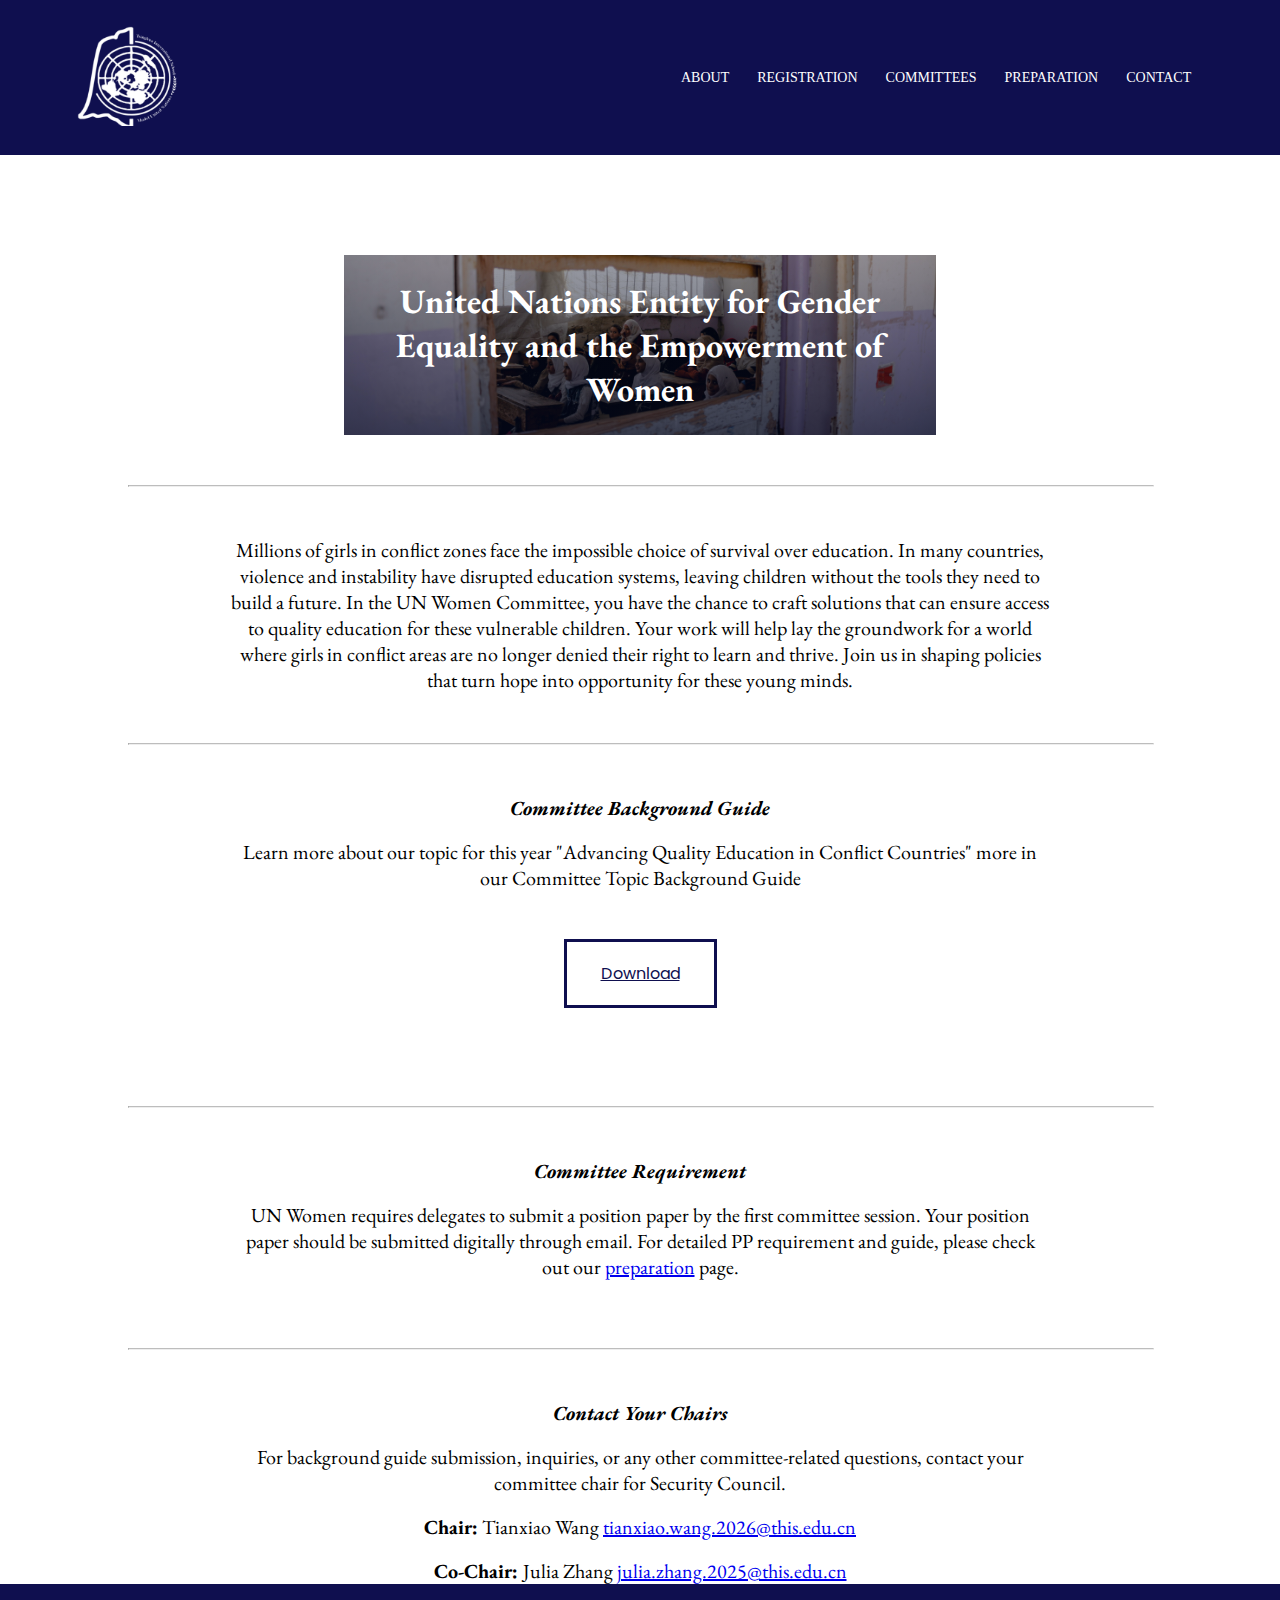
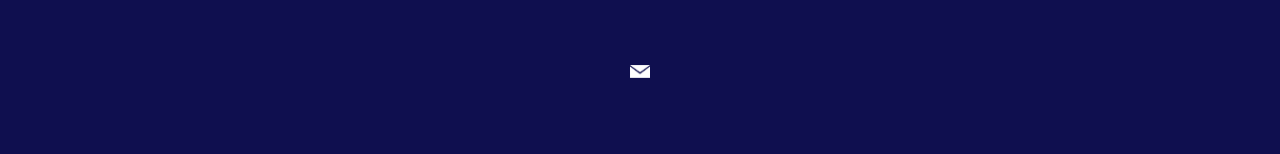
<file: unwomen.html>
<!DOCTYPE html>
<html>
  <head>
    <title>UN Women</title>
    <link rel="stylesheet" href="unwomen.css">
    <link rel="icon" href="pictures/thismunlogo.png" type="image/png">
    <link rel="preconnect" href="https://fonts.googleapis.com">
    <link rel="preconnect" href="https://fonts.gstatic.com" crossorigin>
    <link href="https://fonts.googleapis.com/css2?family=Poppins:wght@400;600;700&display=swap" rel="stylesheet">
    <link rel="preconnect" href="https://fonts.googleapis.com">
    <link rel="preconnect" href="https://fonts.gstatic.com" crossorigin>
    <link href="https://fonts.googleapis.com/css2?family=EB+Garamond:ital,wght@0,400..800;1,400..800&display=swap" rel="stylesheet">
  </head>
  <body class="body">
    <section class="top-bar">
      <nav>
        <a href="index.html"><img class="logo" src="pictures/thismunlogo.png"></a>
        <div class="nav-links">
          <ul class="ul">
            <li><a href="about.html">ABOUT</a></li>
            <li><a href="registration.html">REGISTRATION</a></li>
            <li><a href="committee.html">COMMITTEES</a></li>
            <li><a href="preparation.html">PREPARATION</a></li>
            <li><a href="contact.html">CONTACT</a></li>
          </ul>
        </div>
      </nav>
    </section>
    <section class="committee-intro">
      <div class="committee-title">
        <h1>United Nations Entity for Gender Equality and the Empowerment of Women</h1>
      </div>
      <hr>
      <p>Millions of girls in conflict zones face the impossible choice of survival over education. 
        In many countries, violence and instability have disrupted education systems, leaving 
        children without the tools they need to build a future. In the UN Women Committee, 
        you have the chance to craft solutions that can ensure access to quality education 
        for these vulnerable children. Your work will help lay the groundwork for a world 
        where girls in conflict areas are no longer denied their right to learn and thrive. 
        Join us in shaping policies that turn hope into opportunity for these young minds.</p>
        <hr>
        <p class="bgg-title">Committee Background Guide</p>
        <br>
        <p>Learn more about our topic for this year "Advancing Quality Education in Conflict Countries" more in our Committee Topic Background Guide</p>
        <div class="register-button">
          <a href="resources/unwomen-quality_education.pdf" class="register-now" target="_blank">Download</a>
        </div>
        <hr>
        <p class="bgg-title">Committee Requirement</p>
        <br>
        <p>UN Women requires delegates to submit a position paper by the first committee session. Your position paper should be submitted digitally through email. For detailed PP requirement and guide, please check out our <a href="preparation.html">preparation</a> page.
        </p>
        <br>
        <hr>
        <p class="bgg-title">
          Contact Your Chairs
        </p>
        <br>
        <p>For background guide submission, inquiries, or any other committee-related questions, contact your committee chair for Security Council.</p>
        <br>
        <p><strong>Chair:</strong> Tianxiao Wang
          <a href="mailto:tianxiao.wang.2026@this.edu.cn">tianxiao.wang.2026@this.edu.cn</a>
        </p>
        <br>
        <p><strong>Co-Chair: </strong> Julia Zhang
        <a href="mailto:julia.zhang.2025@this.edu.cn">julia.zhang.2025@this.edu.cn</a>
        </p>


    </section>
    <!--Footer Section-->
    <section class="footer">
      <div class="mail-icon">
        <a href="mailto:thismun2025@163.com"><img class="mail-button" src="pictures/mail-icon.png"></a>
      </div>
      
    </section>

  </body>
</html>
</file>
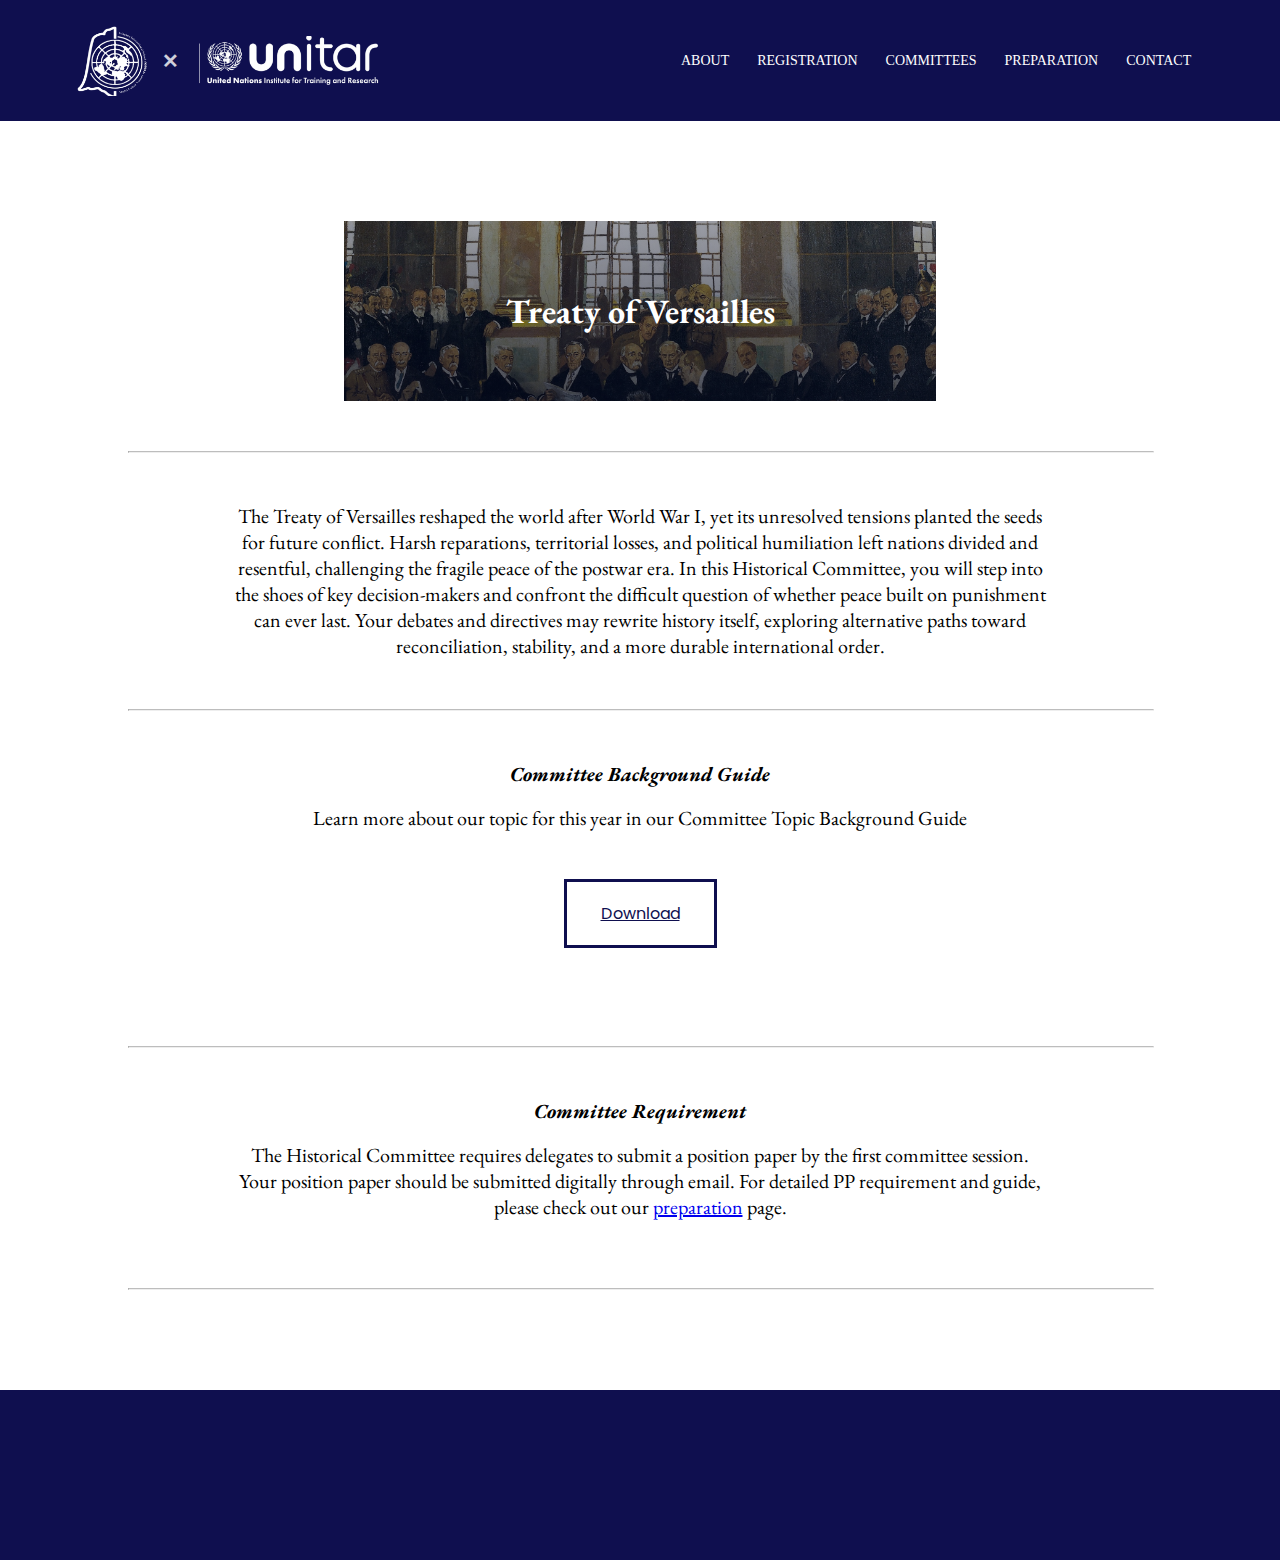
<file: versailles.html>
<!DOCTYPE html>
<html>
  <head>
    <title>Treaty of Versailles</title>
    <link rel="stylesheet" href="versailles.css">
    <link rel="icon" href="pictures/thismunlogo.png" type="image/png">
    <link rel="preconnect" href="https://fonts.googleapis.com">
    <link rel="preconnect" href="https://fonts.gstatic.com" crossorigin>
    <link href="https://fonts.googleapis.com/css2?family=Poppins:wght@400;600;700&display=swap" rel="stylesheet">
    <link rel="preconnect" href="https://fonts.googleapis.com">
    <link rel="preconnect" href="https://fonts.gstatic.com" crossorigin>
    <link href="https://fonts.googleapis.com/css2?family=EB+Garamond:ital,wght@0,400..800;1,400..800&display=swap" rel="stylesheet">
  </head>
  <body class="body">
        <section class="top-bar">
      <nav>
        <a href="index.html" style="text-decoration: none;">
        <div class="logo-lockup">
          <img class="logo" src="pictures/thismunlogo.png" alt="THISMUN Logo">
      
            <span class="cross-symbol">✕</span>
      
          <img class="logo unitar-logo" src="pictures/unitar.png" alt="UNITAR Logo">
        </div>
        </a>
        <div class="nav-links">
          <ul class="ul">
            <li><a href="about.html">ABOUT</a></li>
            <li><a href="registration.html">REGISTRATION</a></li>
            <li><a href="committee.html">COMMITTEES</a></li>
            <li><a href="preparation.html">PREPARATION</a></li>
            <li><a href="contact.html">CONTACT</a></li>
          </ul>
        </div>
      </nav>
    </section>
    <section class="committee-intro">
      <div class="committee-title">
        <h1>Treaty of Versailles</h1>
      </div>
      <hr>
      <p>The Treaty of Versailles reshaped the world after World War I, yet its unresolved tensions planted the seeds for future conflict. Harsh reparations, territorial losses, and political humiliation left nations divided and resentful, challenging the fragile peace of the postwar era. In this Historical Committee, you will step into the shoes of key decision-makers and confront the difficult question of whether peace built on punishment can ever last. Your debates and directives may rewrite history itself, exploring alternative paths toward reconciliation, stability, and a more durable international order.
      </p>
        <hr>
        <p class="bgg-title">Committee Background Guide</p>
        <br>
        <p>Learn more about our topic for this year in our Committee Topic Background Guide</p>
        <div class="register-button">
          <a href="resources/historical_committee_bgg.pdf" class="register-now" target="_blank">Download</a>
        </div>
        <hr>
        <p class="bgg-title">Committee Requirement</p>
        <br>
        <p>The Historical Committee requires delegates to submit a position paper by the first committee session. Your position paper should be submitted digitally through email. For detailed PP requirement and guide, please check out our <a href="preparation.html">preparation</a> page.
        </p>
        <br>
        <hr>
    </section>
    <!--Footer Section-->
    <section class="footer">
    </section>

  </body>
</html>
</file>
<file: about.css>
.body{
  margin:0;
  margin-bottom:0;
}
.top-bar{
  min-height:10vh;
  width:100%;
  background-color:rgb(15, 15, 79);
  background-position:center;
  background-size:cover;
  position:relative;
}

nav{
  display:flex;
  padding:2% 6%;
  justify-content:space-between;
  align-items:center;
}
nav img{
  width:100px;
}

.nav-links{
  flex:1;
  text-align:right;
}

.ul{
  display:inline-block;
}



.nav-links ul li{
  list-style:none;
  display:inline-block;
  padding:8px 12px;
  position:relative;
  vertical-align:center;
  font-weight:500;
}

.nav-links ul li::after{
  content:'';
  width:0%;
  height:2px;
  background:#7c98fc;
  display:block;
  margin:auto;
  transition:0.5s;
}

.nav-links ul li:hover::after{
  width:100%;

}

.nav-links ul li a:hover::after{
  color:white;
}


.nav-links ul li a{
  color:white;
  text-decoration:none;
  font-size:14px;
  transition:0.5s;
}

hr{
  border-top:1px solid rgb(189, 189, 189);
  width:100%;
  margin-bottom:50px;
  margin-top:50px;
}

.conf-info{
  height:70vh;
  justify-content:center;
  width:80%;
  margin:auto;
  margin-top:100px;
  margin-bottom:120px;
}

.info-text{
  display:flex;
}

.text-bar{
  display:inline-block;
  margin:0;
  padding-right:10px;
  width:50%;
  vertical-align:center;
}

h1{
  font-family:'EB Garamond',serif;
  font-size: 40px;
  text-align:center;
}

p{
  font-family:'EB Garamond',serif;
  font-size: 22px;
  line-height:30px;
}

.schedule-note{
  text-align:center;
  padding-left:60px;
  padding-right:60px;
}

.conf-schedule{
  margin:auto;
  text-align:center;
}
.conf-schedule img{
  width:75%;
}


.embed-map{
  display:inline-block;
  width:49%;
}

.schedule{
  width:80%;
  justify-content:center;
  margin:auto;
  padding-bottom:130px;
}




.footer{
  width:100%;
  height:20px;
  background-color:rgb(15, 15, 79);
  margin:auto;
  text-align:center;
  padding-top:80px;
  padding-bottom:70px;
}

.mail-icon{
  justify-content:center;
  width:100%;
  
}

.mail-button{
  width:20px;
}
</file>
<file: committee.css>
.body{
  margin:0;
  margin-bottom:0;
}
.top-bar{
  min-height:10vh;
  width:100%;
  background-color:rgb(15, 15, 79);
  background-position:center;
  background-size:cover;
  position:relative;
}

nav{
  display:flex;
  padding:2% 6%;
  justify-content:space-between;
  align-items:center;
}
nav img{
  width:100px;
}

.nav-links{
  flex:1;
  text-align:right;
}

.ul{
  display:inline-block;
}



.nav-links ul li{
  list-style:none;
  display:inline-block;
  padding:8px 12px;
  position:relative;
  vertical-align:center;
  font-weight:500;
}

.nav-links ul li::after{
  content:'';
  width:0%;
  height:2px;
  background:#7c98fc;
  display:block;
  margin:auto;
  transition:0.5s;
}

.nav-links ul li:hover::after{
  width:100%;

}

.nav-links ul li a:hover::after{
  color:white;
}


.nav-links ul li a{
  color:white;
  text-decoration:none;
  font-size:14px;
  transition:0.5s;
}

h1{
  font-family:'EB Garamond';
  font-size:40px;
  display:block;
  text-align:center;
  margin:auto;
  margin-top:100px;

}

p{
  font-family:'EB Garamond';
  font-size:20px;
  text-align:center;
  margin:auto;
  margin-top:5px;
}
hr{
  border-top:1px solid rgb(189, 189, 189);
  width:100%;
  margin-bottom:50px;
  margin-top:50px;
}

.text-box{
  width:80%;
  margin:auto;
  height:120vh;
}

.row{
  margin-top:100px;
}

.committee-col{
  flex-basis:32%;
  max-width:32%;
  border-radius:10px;
  margin-bottom:30px;
  position:relative;
  overflow:hidden;
  display:inline-block;
  margin-left:10px;
}

.committee-col img{
  width:100%;
}

.topic-name{
  width:70%;
  color:rgb(217, 217, 217);
  font-family:'EB Garamond';
  font-weight:700;
}

.layer{
  background:rgba(15, 15, 79, 0.4);;
  height:100%;
  width:100%;
  position:absolute;
  top:0;
  left:0;
  transition:0.5s;
}

.layer h3{
  font-size:30px;
  text-align:center;
  color:white;
  vertical-align:bottom;
  font-family:'EB Garamond',serif;
  font-weight:800;

}

.layer:hover{
  background:rgba(15, 15, 79, 0.7);
}

.footer{
  width:100%;
  height:20px;
  background-color:rgb(15,15,79);
  margin:auto;
  text-align:center;
  padding-top:80px;
  padding-bottom:70px;
}

.mail-icon{
  justify-content:center;
  width:100%;
  
}

.mail-button{
  width:20px;
}
</file>
<file: contact.css>
.body{
  margin:0;
  margin-bottom:0;
}
.top-bar{
  min-height:10vh;
  width:100%;
  background-color:rgb(15, 15, 79);
  background-position:center;
  background-size:cover;
  position:relative;
}

nav{
  display:flex;
  padding:2% 6%;
  justify-content:space-between;
  align-items:center;
}
nav img{
  width:100px;
}
.logo-lockup {
  display: flex;
  align-items: center; 
  gap: 15px;           
}

.logo-lockup img {
  width: 70px;         
  height: auto;        
  display: block;
}

.logo-lockup .unitar-logo {
  width: 200px;
}

.cross-symbol {
  color: white;
  font-family: 'Poppins', sans-serif;
  font-weight: 600;
  font-size: 20px;     
  line-height: 1;
  opacity: 0.8;        
}
.nav-links{
  flex:1;
  text-align:right;
}

.ul{
  display:inline-block;
}



.nav-links ul li{
  list-style:none;
  display:inline-block;
  padding:8px 12px;
  position:relative;
  vertical-align:center;
  font-weight:500;
}

.nav-links ul li::after{
  content:'';
  width:0%;
  height:2px;
  background:#7c98fc;
  display:block;
  margin:auto;
  transition:0.5s;
}

.nav-links ul li:hover::after{
  width:100%;

}

.nav-links ul li a:hover::after{
  color:white;
}


.nav-links ul li a{
  color:white;
  text-decoration:none;
  font-size:14px;
  transition:0.5s;
}

h1{
  font-family:'EB Garamond';
  font-size:40px;
  display:block;
  text-align:center;
  margin:auto;
  margin-top:100px;

}

p{
  font-family:'EB Garamond';
  font-size:20px;
  text-align:center;
  margin:auto;
  margin-top:5px;
}
hr{
  border-top:1px solid rgb(189, 189, 189);
  width:100%;
  margin-bottom:50px;
  margin-top:50px;
}



.text-box{
  width:80%;
  margin:auto;
  height:70vh;
}

.contact-info{
  width:80%;
  margin:auto;
  margin-bottom:100px;

}

.col-header{
  display:inline-block;
  vertical-align:top;
  width:150px;
}

.col-header p{
  text-align:left;
  font-weight:700;
  font-style:italic;
  padding-top:10px;

  

}
.col-info{
  display:inline-block;
  width:70%;
  
}
.col-info p{
  width:100%;
  text-align:left;
  line-height:40px;
  
}

.resources{
  width:80%; 
  margin:auto;
  padding-bottom:50px;
  
}

.footer{
  width:100%;
  height:20px;
  background-color:rgb(15,15,79);
  margin:auto;
  text-align:center;
  padding-top:80px;
  padding-bottom:70px;
}

.mail-icon{
  justify-content:center;
  width:100%;
  
}

.mail-button{
  width:20px;
}
</file>
<file: preparation.css>
.body{
  margin:0;
  margin-bottom:0;
}
.top-bar{
  min-height:10vh;
  width:100%;
  background-color:rgb(15, 15, 79);
  background-position:center;
  background-size:cover;
  position:relative;
}

nav{
  display:flex;
  padding:2% 6%;
  justify-content:space-between;
  align-items:center;
}
nav img{
  width:100px;
}
.logo-lockup {
  display: flex;
  align-items: center; 
  gap: 15px;           
}

.logo-lockup img {
  width: 70px;         
  height: auto;        
  display: block;
}

.logo-lockup .unitar-logo {
  width: 200px;
}

.cross-symbol {
  color: white;
  font-family: 'Poppins', sans-serif;
  font-weight: 600;
  font-size: 20px;     
  line-height: 1;
  opacity: 0.8;        
}
.nav-links{
  flex:1;
  text-align:right;
}

.ul{
  display:inline-block;
}



.nav-links ul li{
  list-style:none;
  display:inline-block;
  padding:8px 12px;
  position:relative;
  vertical-align:center;
  font-weight:500;
}

.nav-links ul li::after{
  content:'';
  width:0%;
  height:2px;
  background:#7c98fc;
  display:block;
  margin:auto;
  transition:0.5s;
}

.nav-links ul li:hover::after{
  width:100%;

}

.nav-links ul li a:hover::after{
  color:white;
}


.nav-links ul li a{
  color:white;
  text-decoration:none;
  font-size:14px;
  transition:0.5s;
}

h1{
  font-family:'EB Garamond';
  font-size:40px;
  display:block;
  text-align:center;
  margin:auto;
  margin-top:100px;

}

p{
  font-family:'EB Garamond';
  font-size:20px;
  text-align:center;
  margin:auto;
  margin-top:5px;
}
hr{
  border-top:1px solid rgb(189, 189, 189);
  width:100%;
  margin-bottom:50px;
  margin-top:50px;
}

.intro{
  margin:auto;
  width:80%;

}
.intro p{
  padding-top:20px;
  width:80%;

}

.resources{
  width:80%; 
  margin:auto;
  padding-bottom:50px;
  
}

.col-header{
  display:inline-block;
  vertical-align:top;
  width:150px;
}

.col-header p{
  text-align:left;
  font-weight:700;
  font-style:italic;
  padding-top:30px;
  

}
.col-info{
  display:inline-block;
  width:70%;
  
}
.col-info p{
  width:100%;
  text-align:left;
  line-height:40px;
  
}

.footer{
  width:100%;
  height:20px;
  background-color:rgb(15,15,79);
  margin:auto;
  text-align:center;
  padding-top:80px;
  padding-bottom:70px;
}

.mail-icon{
  justify-content:center;
  width:100%;
  
}

.mail-button{
  width:20px;
}

.bgg-text{
  padding-top:0px;
}
</file>
<file: registration.css>
.body{
  margin:0;
  margin-bottom:0;
}

h1{
  font-family:'EB Garamond';
  font-size:40px;
  display:block;
  text-align:center;
  margin:auto;
  margin-top:100px;

}

p{
  font-family:'EB Garamond';
  font-size:20px;
  text-align:center;
  margin:auto;
  margin-top:5px;
}

hr{
  border-top:1px solid rgb(189, 189, 189);
  width:100%;
  margin-bottom:50px;
  margin-top:50px;
}

.top-bar{
  min-height:10vh;
  width:100%;
  background-color:rgb(15, 15, 79);
  background-position:center;
  background-size:cover;
  position:relative;
}

nav{
  display:flex;
  padding:2% 6%;
  justify-content:space-between;
  align-items:center;
}
nav img{
  width:100px;
}
.logo-lockup {
  display: flex;
  align-items: center; 
  gap: 15px;           
}

.logo-lockup img {
  width: 70px;         
  height: auto;        
  display: block;
}

.logo-lockup .unitar-logo {
  width: 200px;
}

.cross-symbol {
  color: white;
  font-family: 'Poppins', sans-serif;
  font-weight: 600;
  font-size: 20px;     
  line-height: 1;
  opacity: 0.8;        
}
.nav-links{
  flex:1;
  text-align:right;
}

.ul{
  display:inline-block;
}



.nav-links ul li{
  list-style:none;
  display:inline-block;
  padding:8px 12px;
  position:relative;
  vertical-align:center;
  font-weight:500;
}

.nav-links ul li::after{
  content:'';
  width:0%;
  height:2px;
  background:#7c98fc;
  display:block;
  margin:auto;
  transition:0.5s;
}

.nav-links ul li:hover::after{
  width:100%;

}

.nav-links ul li a:hover::after{
  color:white;
}


.nav-links ul li a{
  color:white;
  text-decoration:none;
  font-size:14px;
  transition:0.5s;
}

.reg-info{
  width:80%;
  margin:auto;

}

.reg-info p{
  width:80%;


}

.register-button{
  display:block;
  margin:auto;
  text-align:center;
  padding:70px;

}

.register-now{
  color:rgb(15,15,79);
  font-family:'Poppins',serif;
  padding:20px 34px;
  font-weight:400px;
  transition:0.3s;
  border-style:solid;
  margin-top:20px;
  cursor:pointer;
  position:relative;
  background:transparent;
}

.register-now:hover{
  background-color:rgb(15,15,79);
  color:white;
}

.reg-timeline{
  width:80%; 
  margin:auto;
  padding-bottom:50px;
  
}

.col-header{
  display:inline-block;
  vertical-align:top;
  width:150px;
}

.col-header p{
  text-align:left;
  font-weight:700;
  font-style:italic;
  padding-top:5px;

}
.col-info{
  display:inline-block;
  width:70%;
  
}
.col-info p{
  width:100%;
  text-align:left;
  line-height:40px;
  
}

.footer{
  width:100%;
  height:20px;
  background-color:rgb(15,15,79);
  margin:auto;
  text-align:center;
  padding-top:80px;
  padding-bottom:70px;
}

.mail-icon{
  justify-content:center;
  width:100%;
  
}

.mail-button{
  width:20px;
}
</file>
<file: unfcccop.css>
.body{
  margin:0;
  margin-bottom:0;
}
.top-bar{
  min-height:10vh;
  width:100%;
  background-color:rgb(15, 15, 79);
  background-position:center;
  background-size:cover;
  position:relative;
}

nav{
  display:flex;
  padding:2% 6%;
  justify-content:space-between;
  align-items:center;
}
nav img{
  width:100px;
}

.nav-links{
  flex:1;
  text-align:right;
}
.logo-lockup {
  display: flex;
  align-items: center; 
  gap: 15px;           
}

.logo-lockup img {
  width: 70px;         
  height: auto;        
  display: block;
}

.logo-lockup .unitar-logo {
  width: 200px;
}

.cross-symbol {
  color: white;
  font-family: 'Poppins', sans-serif;
  font-weight: 600;
  font-size: 20px;     
  line-height: 1;
  opacity: 0.8;        
}
.ul{
  display:inline-block;
}



.nav-links ul li{
  list-style:none;
  display:inline-block;
  padding:8px 12px;
  position:relative;
  vertical-align:center;
  font-weight:500;
}

.nav-links ul li::after{
  content:'';
  width:0%;
  height:2px;
  background:#7c98fc;
  display:block;
  margin:auto;
  transition:0.5s;
}

.nav-links ul li:hover::after{
  width:100%;

}

.nav-links ul li a:hover::after{
  color:white;
}


.nav-links ul li a{
  color:white;
  text-decoration:none;
  font-size:14px;
  transition:0.5s;
}

h1{
  font-family:'EB Garamond';
  font-size:40px;
  display:block;
  text-align:center;
  margin:auto;

}

p{
  font-family:'EB Garamond';
  font-size:20px;
  text-align:center;
  margin:auto;
  margin-top:5px;
}
hr{
  border-top:1px solid rgb(189, 189, 189);
  width:100%;
  margin-bottom:50px;
  margin-top:50px;
}

.text-box{
  width:80%;
  margin:auto;
  height:70vh;
}

.committee-intro{
  margin:auto;
  padding-top:100px;
  width:80%;
  margin-bottom:100px;
}

.committee-title{
  width:50%;
  margin:auto;
  height:20vh;
  background-image:linear-gradient(rgba(4,9,30,0.4),rgba(4,9,30,0.7)),url(pictures/fcccop.jpg);
  background-position:center center;
  background-size:cover;
  background-repeat:no-repeat;
  align-items: center;
  justify-content:center;
  display:flex;
  padding-left:40px;
  padding-right:40px;
}

.committee-title h1{
  vertical-align:center;
  color:white;
  font-size:34px;
  
}

.committee-intro p{
  width:80%;
  margin:auto;
}

.bgg-title{
  font-style:italic;
  font-weight:700;
}

.register-button{
  display:block;
  margin:auto;
  text-align:center;
  padding:70px;

}

.register-now{
  color:rgb(15,15,79);
  font-family:'Poppins',serif;
  padding:20px 34px;
  font-weight:400px;
  transition:0.3s;
  border-style:solid;
  margin-top:20px;
  cursor:pointer;
  position:relative;
  background:transparent;
}

.register-now:hover{
  background-color:rgb(15,15,79);
  color:white;
}

.footer{
  width:100%;
  height:20px;
  background-color:rgb(15,15,79);
  margin:auto;
  text-align:center;
  padding-top:80px;
  padding-bottom:70px;
}

.mail-icon{
  justify-content:center;
  width:100%;
  
}

.mail-button{
  width:20px;
}
</file>
<file: unga.css>
.body{
  margin:0;
  margin-bottom:0;
}
.top-bar{
  min-height:10vh;
  width:100%;
  background-color:rgb(15, 15, 79);
  background-position:center;
  background-size:cover;
  position:relative;
}

nav{
  display:flex;
  padding:2% 6%;
  justify-content:space-between;
  align-items:center;
}
nav img{
  width:100px;
}

.nav-links{
  flex:1;
  text-align:right;
}

.ul{
  display:inline-block;
}

.logo-lockup {
  display: flex;
  align-items: center; 
  gap: 15px;           
}

.logo-lockup img {
  width: 70px;         
  height: auto;        
  display: block;
}

.logo-lockup .unitar-logo {
  width: 200px;
}

.cross-symbol {
  color: white;
  font-family: 'Poppins', sans-serif;
  font-weight: 600;
  font-size: 20px;     
  line-height: 1;
  opacity: 0.8;        
}

.nav-links ul li{
  list-style:none;
  display:inline-block;
  padding:8px 12px;
  position:relative;
  vertical-align:center;
  font-weight:500;
}

.nav-links ul li::after{
  content:'';
  width:0%;
  height:2px;
  background:#7c98fc;
  display:block;
  margin:auto;
  transition:0.5s;
}

.nav-links ul li:hover::after{
  width:100%;

}

.nav-links ul li a:hover::after{
  color:white;
}


.nav-links ul li a{
  color:white;
  text-decoration:none;
  font-size:14px;
  transition:0.5s;
}

h1{
  font-family:'EB Garamond';
  font-size:40px;
  display:block;
  text-align:center;
  margin:auto;

}

p{
  font-family:'EB Garamond';
  font-size:20px;
  text-align:center;
  margin:auto;
  margin-top:5px;
}
hr{
  border-top:1px solid rgb(189, 189, 189);
  width:100%;
  margin-bottom:50px;
  margin-top:50px;
}

.text-box{
  width:80%;
  margin:auto;
  height:70vh;
}

.committee-intro{
  margin:auto;
  padding-top:100px;
  width:80%;
  margin-bottom:100px;
}

.committee-title{
  width:50%;
  margin:auto;
  height:20vh;
  background-image:linear-gradient(rgba(4,9,30,0.4),rgba(4,9,30,0.7)),url(pictures/unga.jpeg);
  background-position:center center;
  background-size:cover;
  background-repeat:no-repeat;
  align-items: center;
  justify-content:center;
  display:flex;
  padding-left:40px;
  padding-right:40px;
}

.committee-title h1{
  vertical-align:center;
  color:white;
  font-size:34px;
  
}

.committee-intro p{
  width:80%;
  margin:auto;
}

.bgg-title{
  font-style:italic;
  font-weight:700;
}

.register-button{
  display:block;
  margin:auto;
  text-align:center;
  padding:70px;

}

.register-now{
  color:rgb(15,15,79);
  font-family:'Poppins',serif;
  padding:20px 34px;
  font-weight:400px;
  transition:0.3s;
  border-style:solid;
  margin-top:20px;
  cursor:pointer;
  position:relative;
  background:transparent;
}

.register-now:hover{
  background-color:rgb(15,15,79);
  color:white;
}

.footer{
  width:100%;
  height:20px;
  background-color:rgb(15,15,79);
  margin:auto;
  text-align:center;
  padding-top:80px;
  padding-bottom:70px;
}

.mail-icon{
  justify-content:center;
  width:100%;
  
}

.mail-button{
  width:20px;
}
</file>
<file: unsc.css>
.body{
  margin:0;
  margin-bottom:0;
}
.top-bar{
  min-height:10vh;
  width:100%;
  background-color:rgb(15, 15, 79);
  background-position:center;
  background-size:cover;
  position:relative;
}

nav{
  display:flex;
  padding:2% 6%;
  justify-content:space-between;
  align-items:center;
}
nav img{
  width:100px;
}
.logo-lockup {
  display: flex;
  align-items: center; 
  gap: 15px;           
}

.logo-lockup img {
  width: 70px;         
  height: auto;        
  display: block;
}

.logo-lockup .unitar-logo {
  width: 200px;
}

.cross-symbol {
  color: white;
  font-family: 'Poppins', sans-serif;
  font-weight: 600;
  font-size: 20px;     
  line-height: 1;
  opacity: 0.8;        
}
.nav-links{
  flex:1;
  text-align:right;
}

.ul{
  display:inline-block;
}



.nav-links ul li{
  list-style:none;
  display:inline-block;
  padding:8px 12px;
  position:relative;
  vertical-align:center;
  font-weight:500;
}

.nav-links ul li::after{
  content:'';
  width:0%;
  height:2px;
  background:#7c98fc;
  display:block;
  margin:auto;
  transition:0.5s;
}

.nav-links ul li:hover::after{
  width:100%;

}

.nav-links ul li a:hover::after{
  color:white;
}


.nav-links ul li a{
  color:white;
  text-decoration:none;
  font-size:14px;
  transition:0.5s;
}

h1{
  font-family:'EB Garamond';
  font-size:40px;
  display:block;
  text-align:center;
  margin:auto;

}

p{
  font-family:'EB Garamond';
  font-size:20px;
  text-align:center;
  margin:auto;
  margin-top:5px;
}
hr{
  border-top:1px solid rgb(189, 189, 189);
  width:100%;
  margin-bottom:50px;
  margin-top:50px;
}

.text-box{
  width:80%;
  margin:auto;
  height:70vh;
}

.committee-intro{
  margin:auto;
  padding-top:100px;
  width:80%;
  margin-bottom:100px;
}

.committee-title{
  width:50%;
  margin:auto;
  height:20vh;
  background-image:linear-gradient(rgba(4,9,30,0.4),rgba(4,9,30,0.7)),url(pictures/unsc.jpg);
  background-position:center center;
  background-size:cover;
  background-repeat:no-repeat;
  align-items: center;
  justify-content:center;
  display:flex;
  padding-left:40px;
  padding-right:40px;
}

.committee-title h1{
  vertical-align:center;
  color:white;
  font-size:34px;
  
}

.committee-intro p{
  width:80%;
  margin:auto;
}

.bgg-title{
  font-style:italic;
  font-weight:700;
}

.register-button{
  display:block;
  margin:auto;
  text-align:center;
  padding:70px;

}

.register-now{
  color:rgb(15,15,79);
  font-family:'Poppins',serif;
  padding:20px 34px;
  font-weight:400px;
  transition:0.3s;
  border-style:solid;
  margin-top:20px;
  cursor:pointer;
  position:relative;
  background:transparent;
}

.register-now:hover{
  background-color:rgb(15,15,79);
  color:white;
}

.footer{
  width:100%;
  height:20px;
  background-color:rgb(15,15,79);
  margin:auto;
  text-align:center;
  padding-top:80px;
  padding-bottom:70px;
}

.mail-icon{
  justify-content:center;
  width:100%;
  
}

.mail-button{
  width:20px;
}
</file>
<file: unwomen.css>
.body{
  margin:0;
  margin-bottom:0;
}
.top-bar{
  min-height:10vh;
  width:100%;
  background-color:rgb(15, 15, 79);
  background-position:center;
  background-size:cover;
  position:relative;
}

nav{
  display:flex;
  padding:2% 6%;
  justify-content:space-between;
  align-items:center;
}
nav img{
  width:100px;
}

.nav-links{
  flex:1;
  text-align:right;
}

.ul{
  display:inline-block;
}



.nav-links ul li{
  list-style:none;
  display:inline-block;
  padding:8px 12px;
  position:relative;
  vertical-align:center;
  font-weight:500;
}

.nav-links ul li::after{
  content:'';
  width:0%;
  height:2px;
  background:#7c98fc;
  display:block;
  margin:auto;
  transition:0.5s;
}

.nav-links ul li:hover::after{
  width:100%;

}

.nav-links ul li a:hover::after{
  color:white;
}


.nav-links ul li a{
  color:white;
  text-decoration:none;
  font-size:14px;
  transition:0.5s;
}

h1{
  font-family:'EB Garamond';
  font-size:40px;
  display:block;
  text-align:center;
  margin:auto;

}

p{
  font-family:'EB Garamond';
  font-size:20px;
  text-align:center;
  margin:auto;
  margin-top:5px;
}
hr{
  border-top:1px solid rgb(189, 189, 189);
  width:100%;
  margin-bottom:50px;
  margin-top:50px;
}

.text-box{
  width:80%;
  margin:auto;
  height:70vh;
}

.committee-intro{
  margin:auto;
  padding-top:100px;
  width:80%;
}

.committee-title{
  width:50%;
  margin:auto;
  height:20vh;
  background-image:linear-gradient(rgba(4,9,30,0.4),rgba(4,9,30,0.7)),url(pictures/unwomen.jpg);
  background-position:center center;
  background-size:cover;
  background-repeat:no-repeat;
  align-items: center;
  justify-content:center;
  display:flex;
  padding-left:40px;
  padding-right:40px;
}

.committee-title h1{
  vertical-align:center;
  color:white;
  font-size:34px;
  
}

.committee-intro p{
  width:80%;
  margin:auto;
}

.bgg-title{
  font-style:italic;
  font-weight:700;
}

.register-button{
  display:block;
  margin:auto;
  text-align:center;
  padding:70px;

}

.register-now{
  color:rgb(15,15,79);
  font-family:'Poppins',serif;
  padding:20px 34px;
  font-weight:400px;
  transition:0.3s;
  border-style:solid;
  margin-top:20px;
  cursor:pointer;
  position:relative;
  background:transparent;
}

.register-now:hover{
  background-color:rgb(15,15,79);
  color:white;
}

.footer{
  width:100%;
  height:20px;
  background-color:rgb(15,15,79);
  margin:auto;
  text-align:center;
  padding-top:80px;
  padding-bottom:70px;
}

.mail-icon{
  justify-content:center;
  width:100%;
  
}

.mail-button{
  width:20px;
}
</file>
<file: versailles.css>
.body{
  margin:0;
  margin-bottom:0;
}
.top-bar{
  min-height:10vh;
  width:100%;
  background-color:rgb(15, 15, 79);
  background-position:center;
  background-size:cover;
  position:relative;
}

nav{
  display:flex;
  padding:2% 6%;
  justify-content:space-between;
  align-items:center;
}
nav img{
  width:100px;
}
.logo-lockup {
  display: flex;
  align-items: center; 
  gap: 15px;           
}

.logo-lockup img {
  width: 70px;         
  height: auto;        
  display: block;
}

.logo-lockup .unitar-logo {
  width: 200px;
}

.cross-symbol {
  color: white;
  font-family: 'Poppins', sans-serif;
  font-weight: 600;
  font-size: 20px;     
  line-height: 1;
  opacity: 0.8;        
}
.nav-links{
  flex:1;
  text-align:right;
}

.ul{
  display:inline-block;
}



.nav-links ul li{
  list-style:none;
  display:inline-block;
  padding:8px 12px;
  position:relative;
  vertical-align:center;
  font-weight:500;
}

.nav-links ul li::after{
  content:'';
  width:0%;
  height:2px;
  background:#7c98fc;
  display:block;
  margin:auto;
  transition:0.5s;
}

.nav-links ul li:hover::after{
  width:100%;

}

.nav-links ul li a:hover::after{
  color:white;
}


.nav-links ul li a{
  color:white;
  text-decoration:none;
  font-size:14px;
  transition:0.5s;
}

h1{
  font-family:'EB Garamond';
  font-size:40px;
  display:block;
  text-align:center;
  margin:auto;

}

p{
  font-family:'EB Garamond';
  font-size:20px;
  text-align:center;
  margin:auto;
  margin-top:5px;
}
hr{
  border-top:1px solid rgb(189, 189, 189);
  width:100%;
  margin-bottom:50px;
  margin-top:50px;
}

.text-box{
  width:80%;
  margin:auto;
  height:70vh;
}

.committee-intro{
  margin:auto;
  padding-top:100px;
  width:80%;
  margin-bottom:100px;
}

.committee-title{
  width:50%;
  margin:auto;
  height:20vh;
  background-image:linear-gradient(rgba(4,9,30,0.4),rgba(4,9,30,0.7)),url(pictures/versailles.jpg);
  background-position:center center;
  background-size:cover;
  background-repeat:no-repeat;
  align-items: center;
  justify-content:center;
  display:flex;
  padding-left:40px;
  padding-right:40px;
}

.committee-title h1{
  vertical-align:center;
  color:white;
  font-size:34px;
  
}

.committee-intro p{
  width:80%;
  margin:auto;
}

.bgg-title{
  font-style:italic;
  font-weight:700;
}

.register-button{
  display:block;
  margin:auto;
  text-align:center;
  padding:70px;

}

.register-now{
  color:rgb(15,15,79);
  font-family:'Poppins',serif;
  padding:20px 34px;
  font-weight:400px;
  transition:0.3s;
  border-style:solid;
  margin-top:20px;
  cursor:pointer;
  position:relative;
  background:transparent;
}

.register-now:hover{
  background-color:rgb(15,15,79);
  color:white;
}

.footer{
  width:100%;
  height:20px;
  background-color:rgb(15,15,79);
  margin:auto;
  text-align:center;
  padding-top:80px;
  padding-bottom:70px;
}

.mail-icon{
  justify-content:center;
  width:100%;
  
}

.mail-button{
  width:20px;
}
</file>
